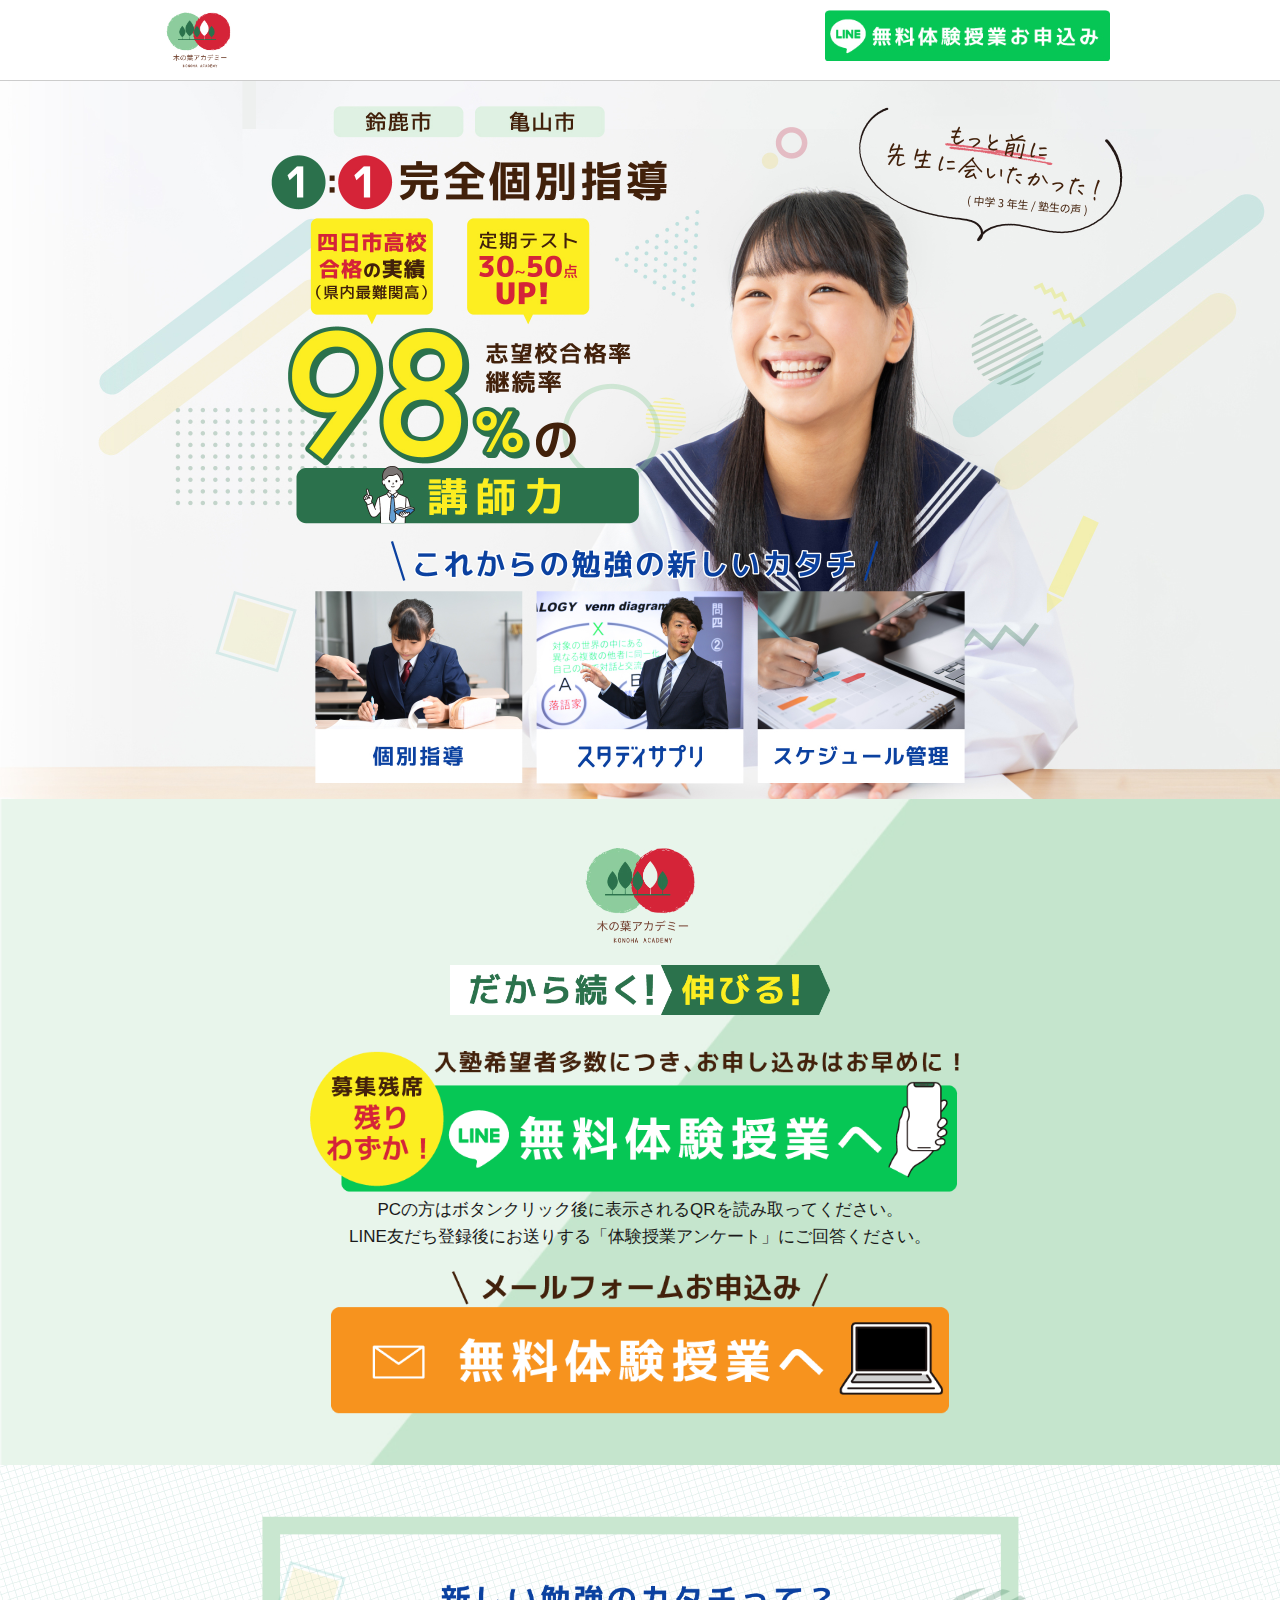
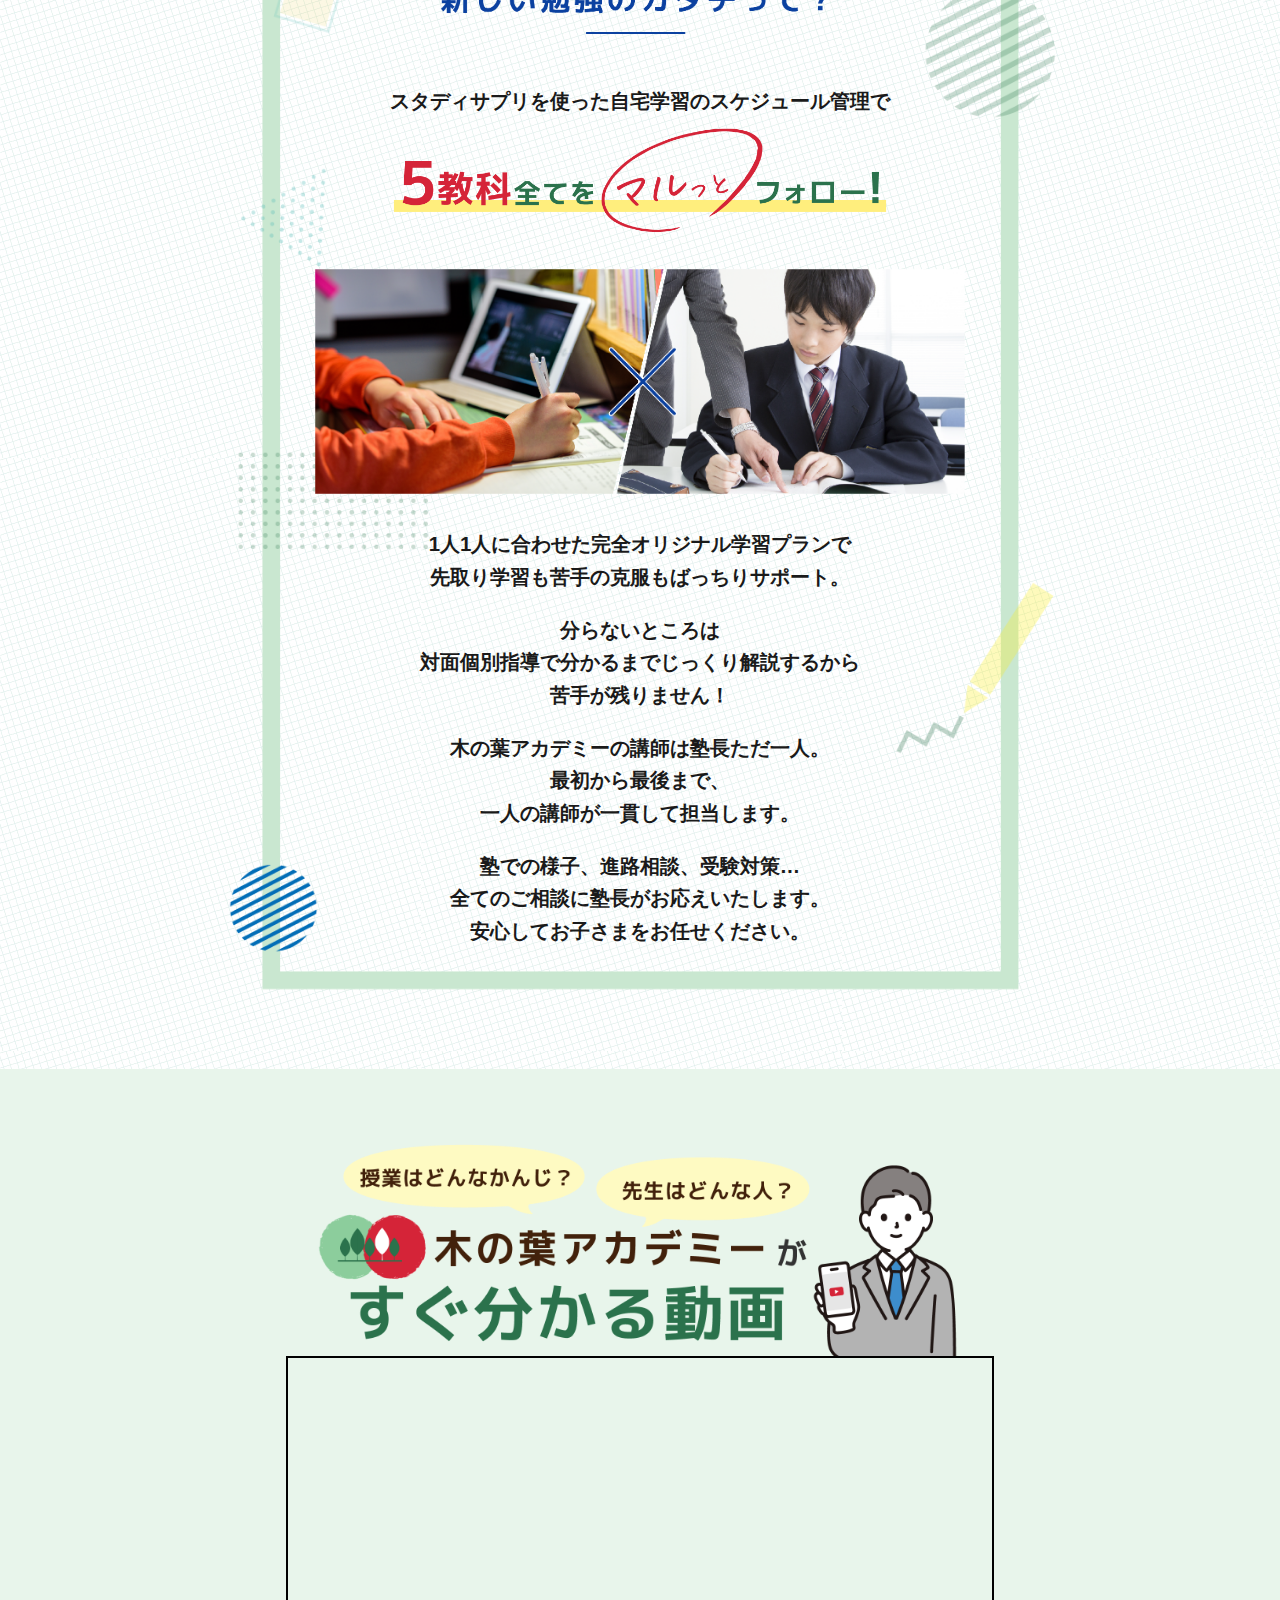
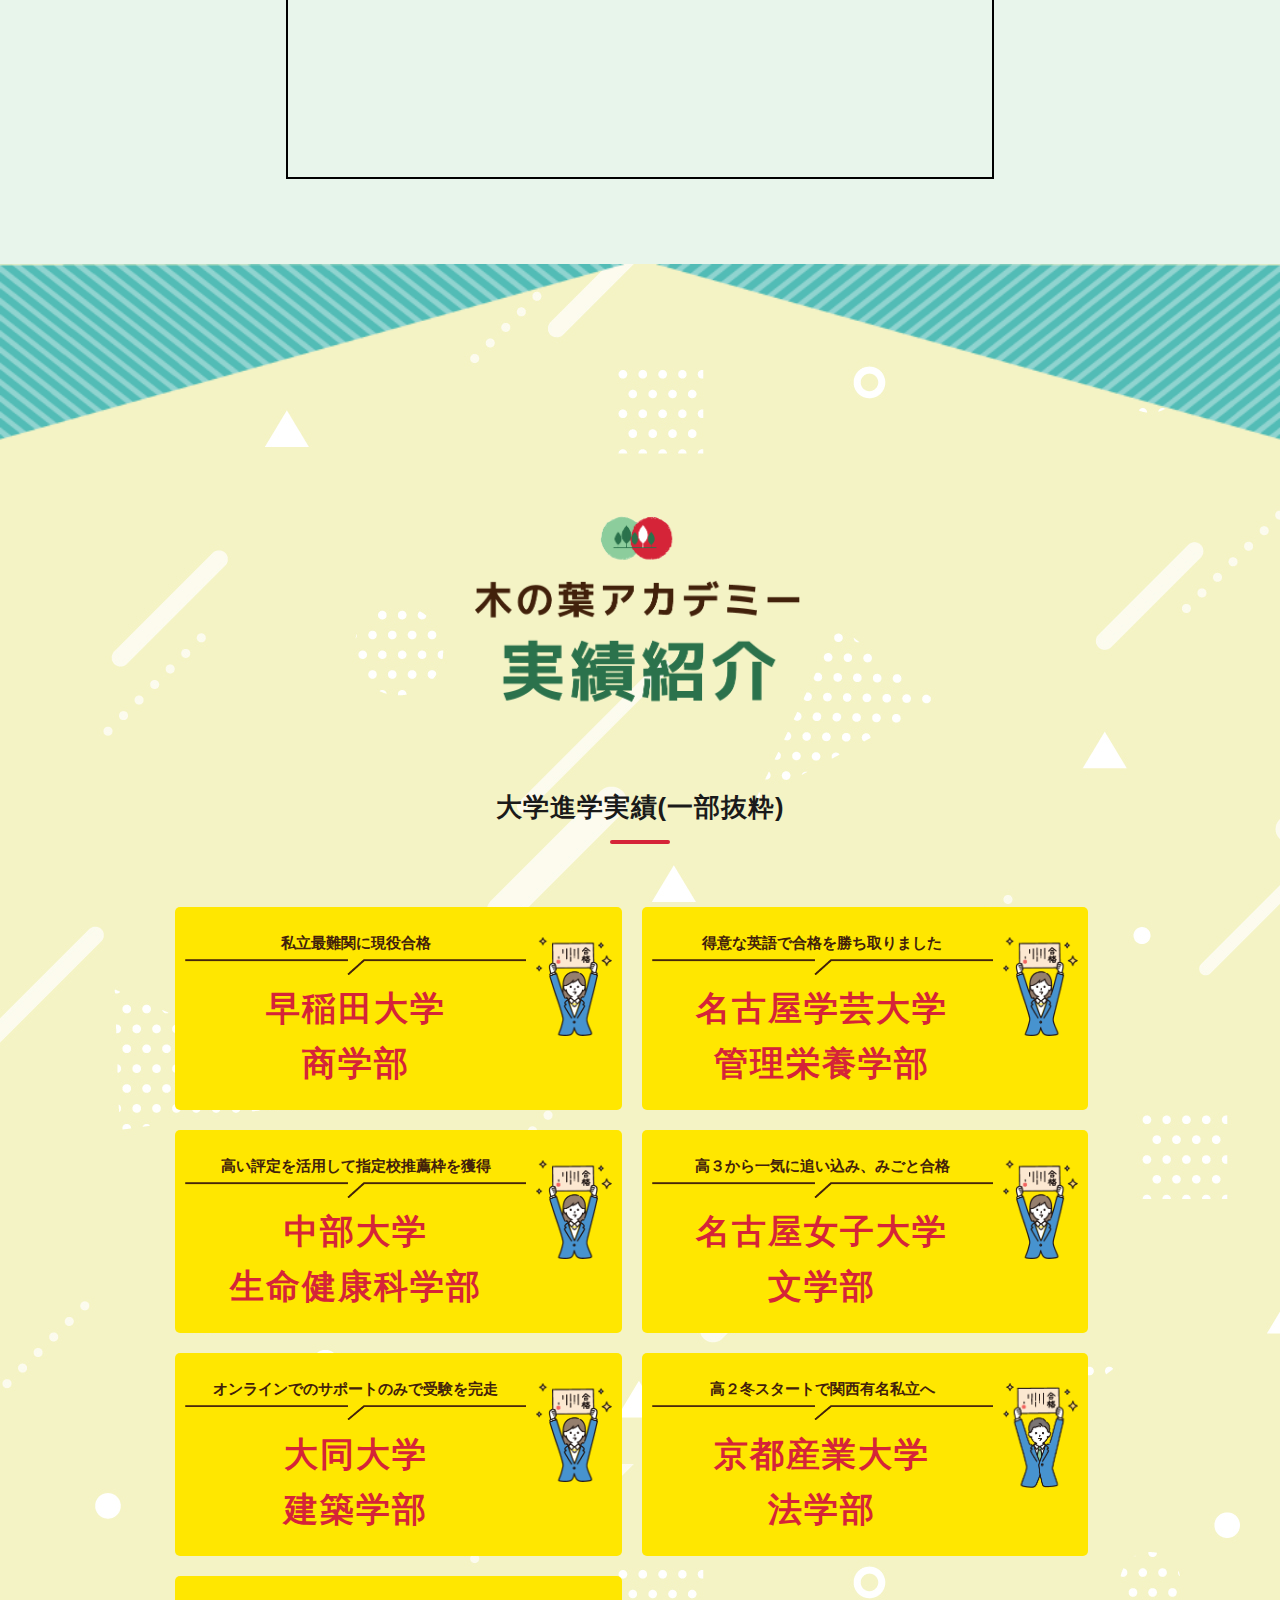
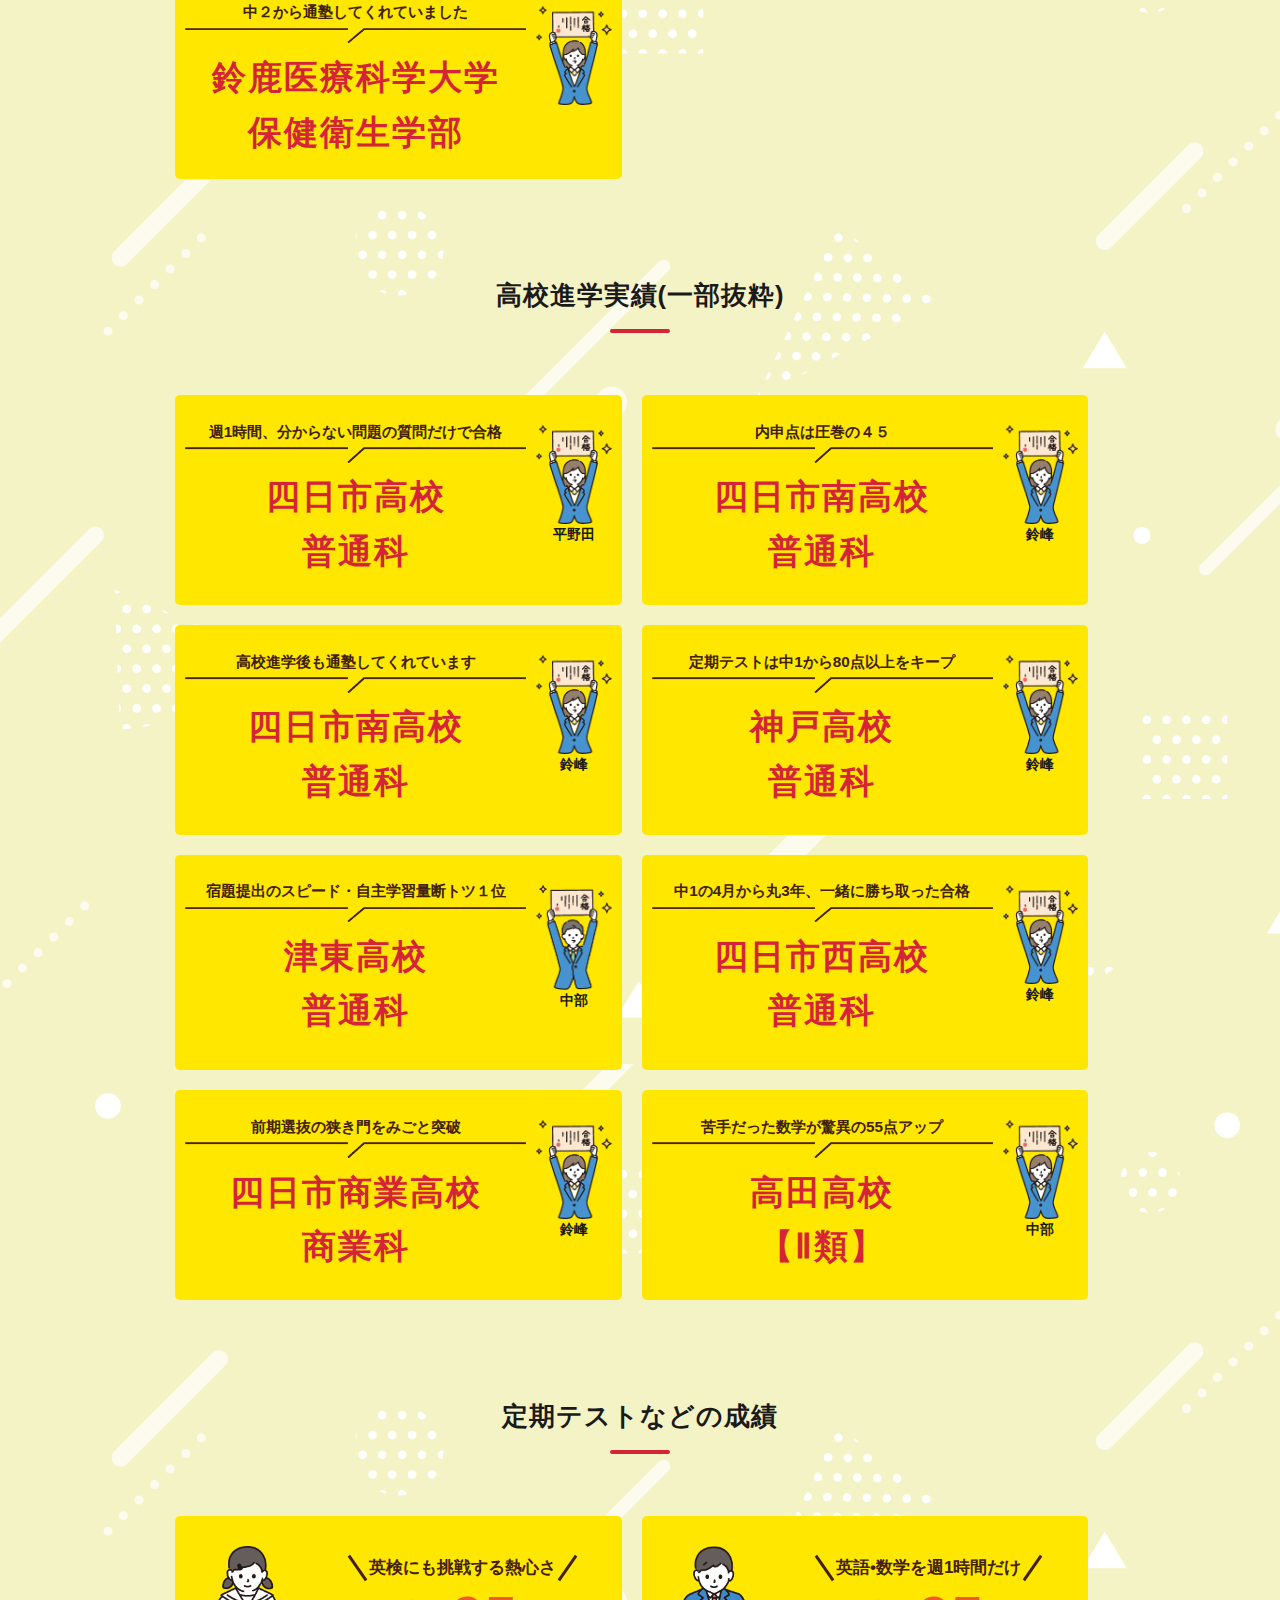
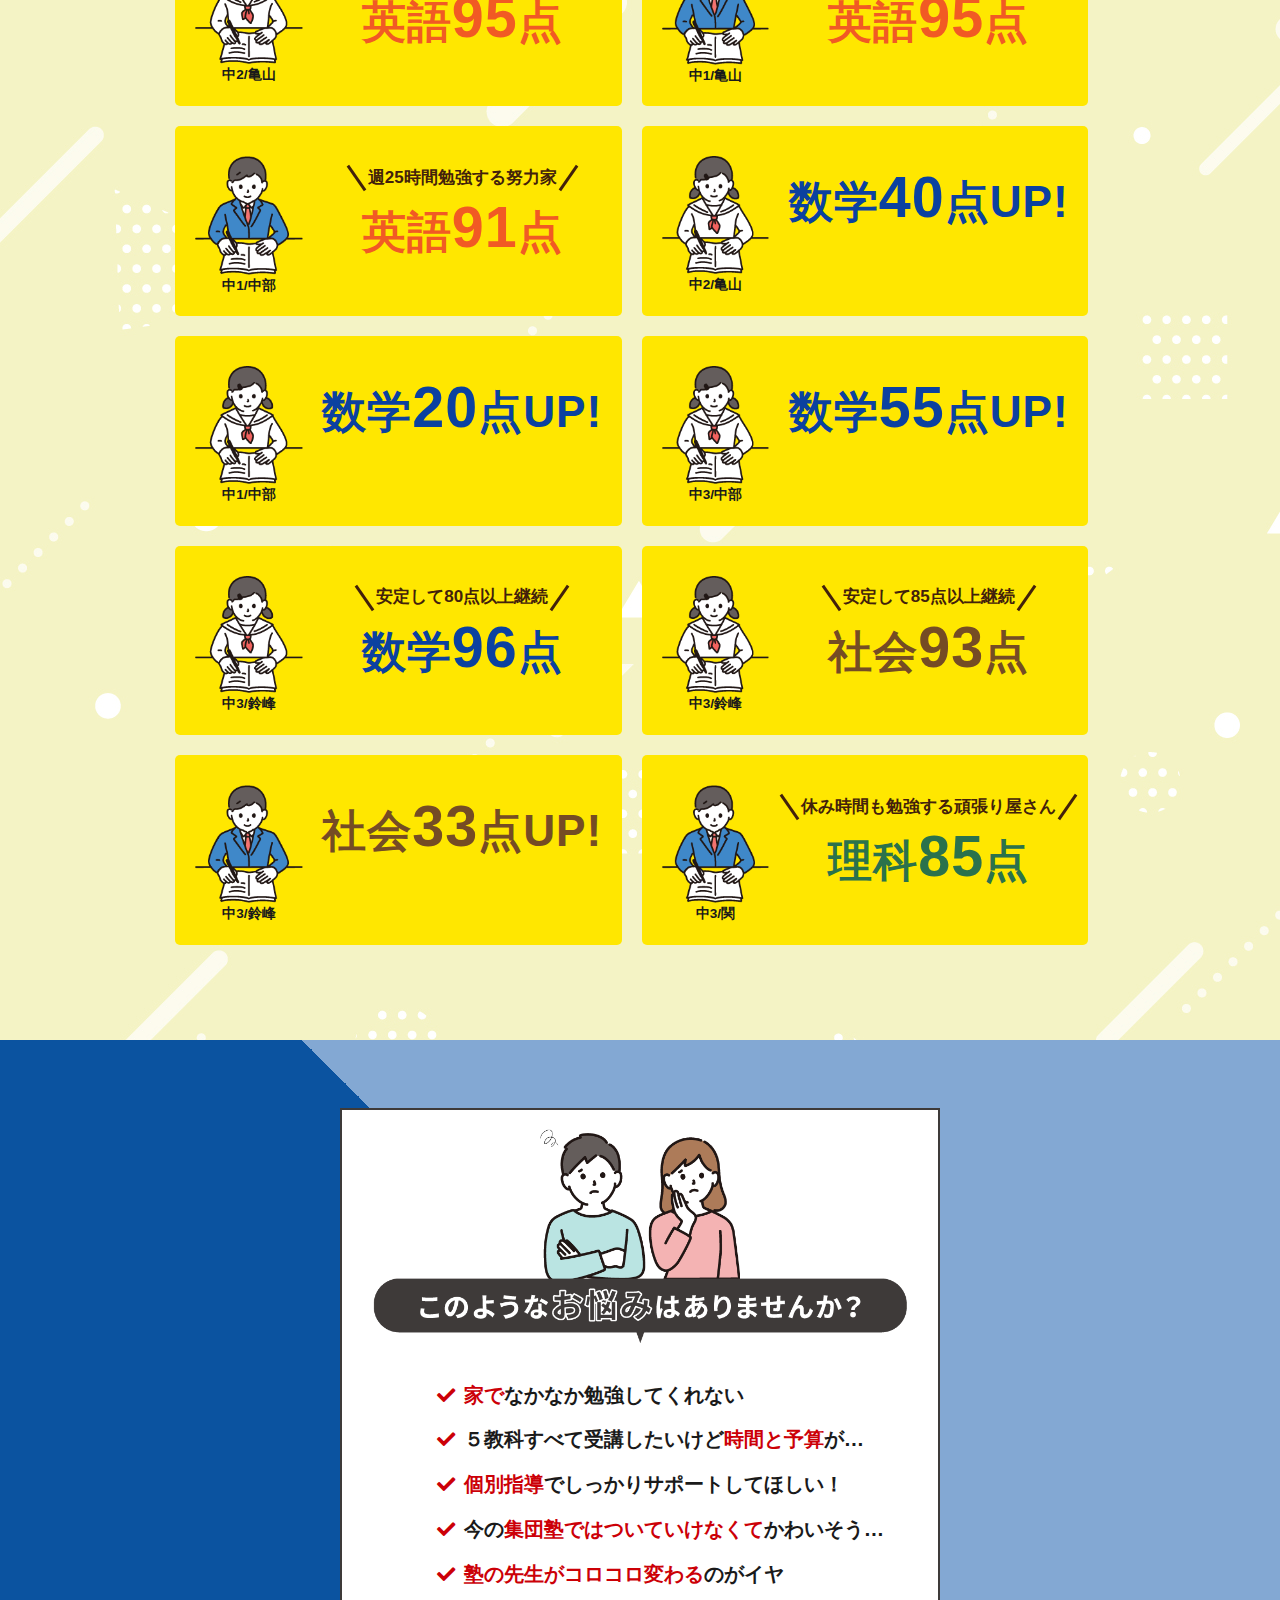
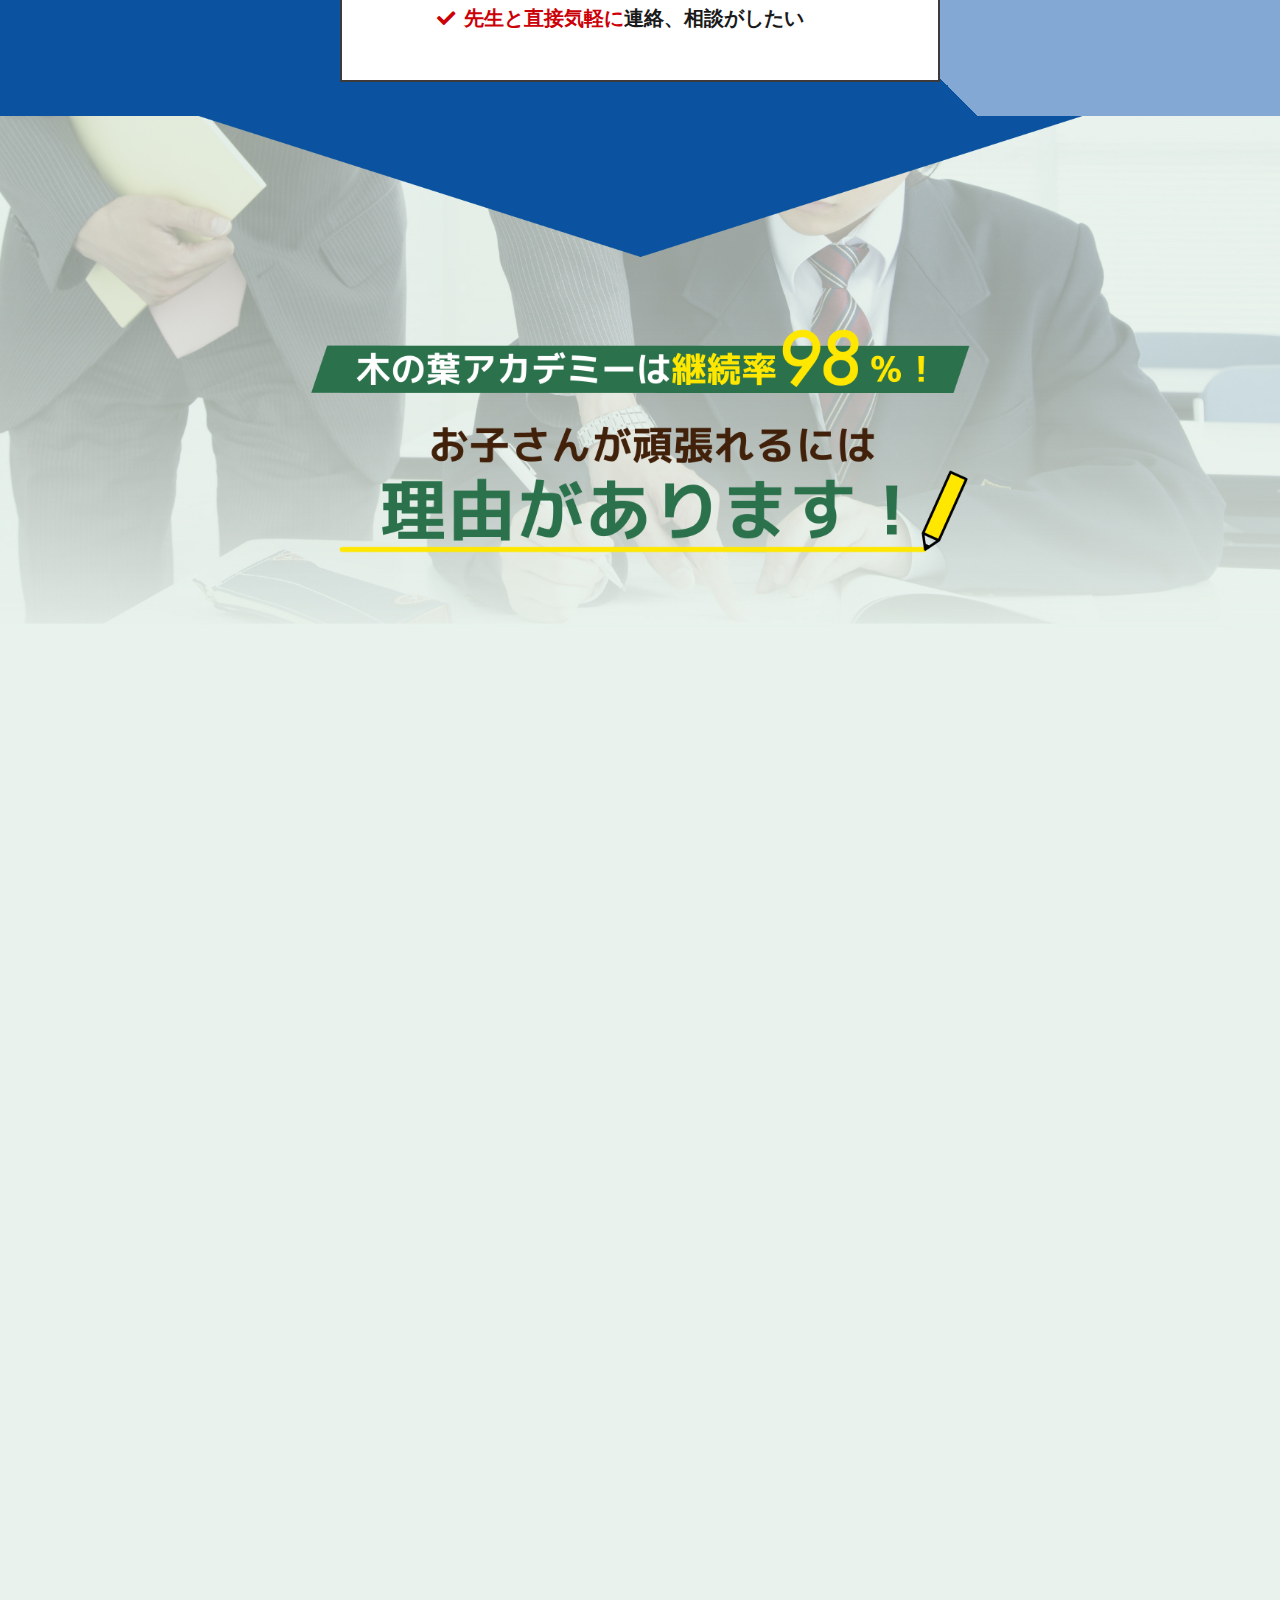
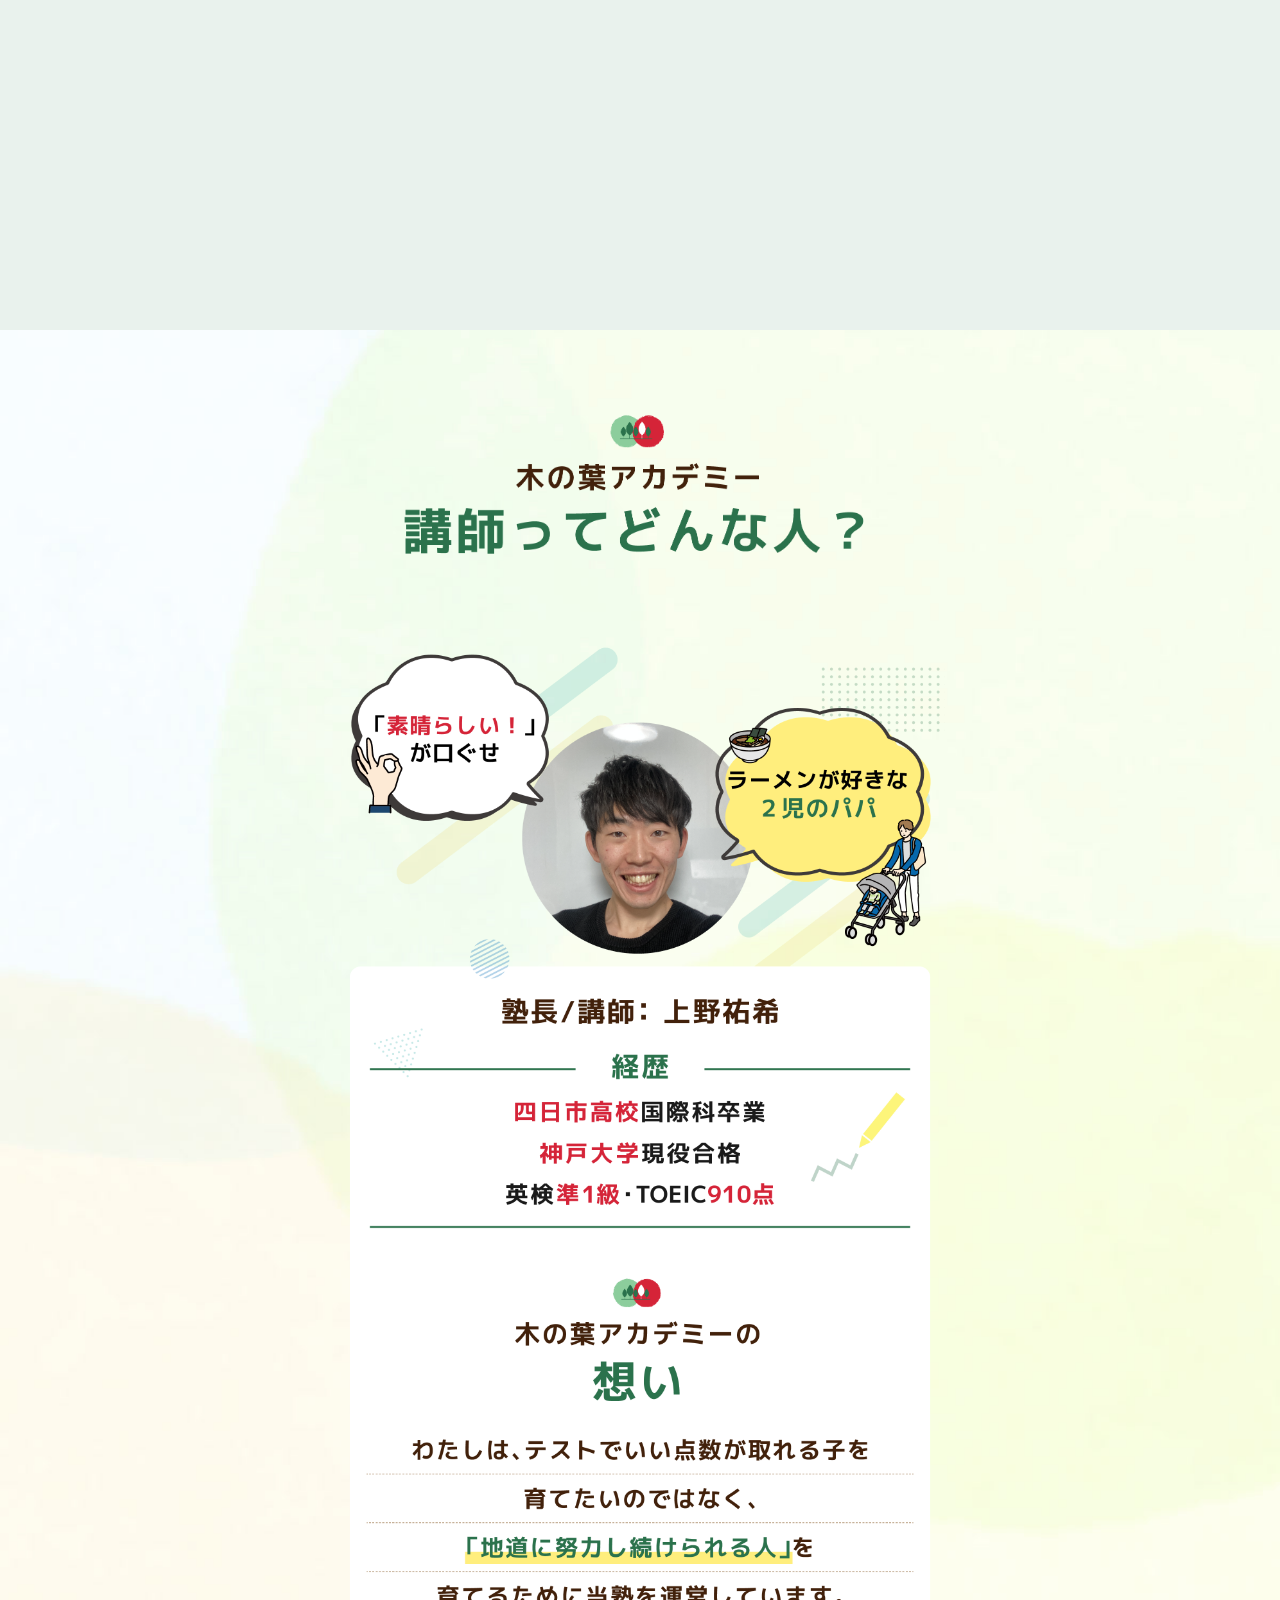
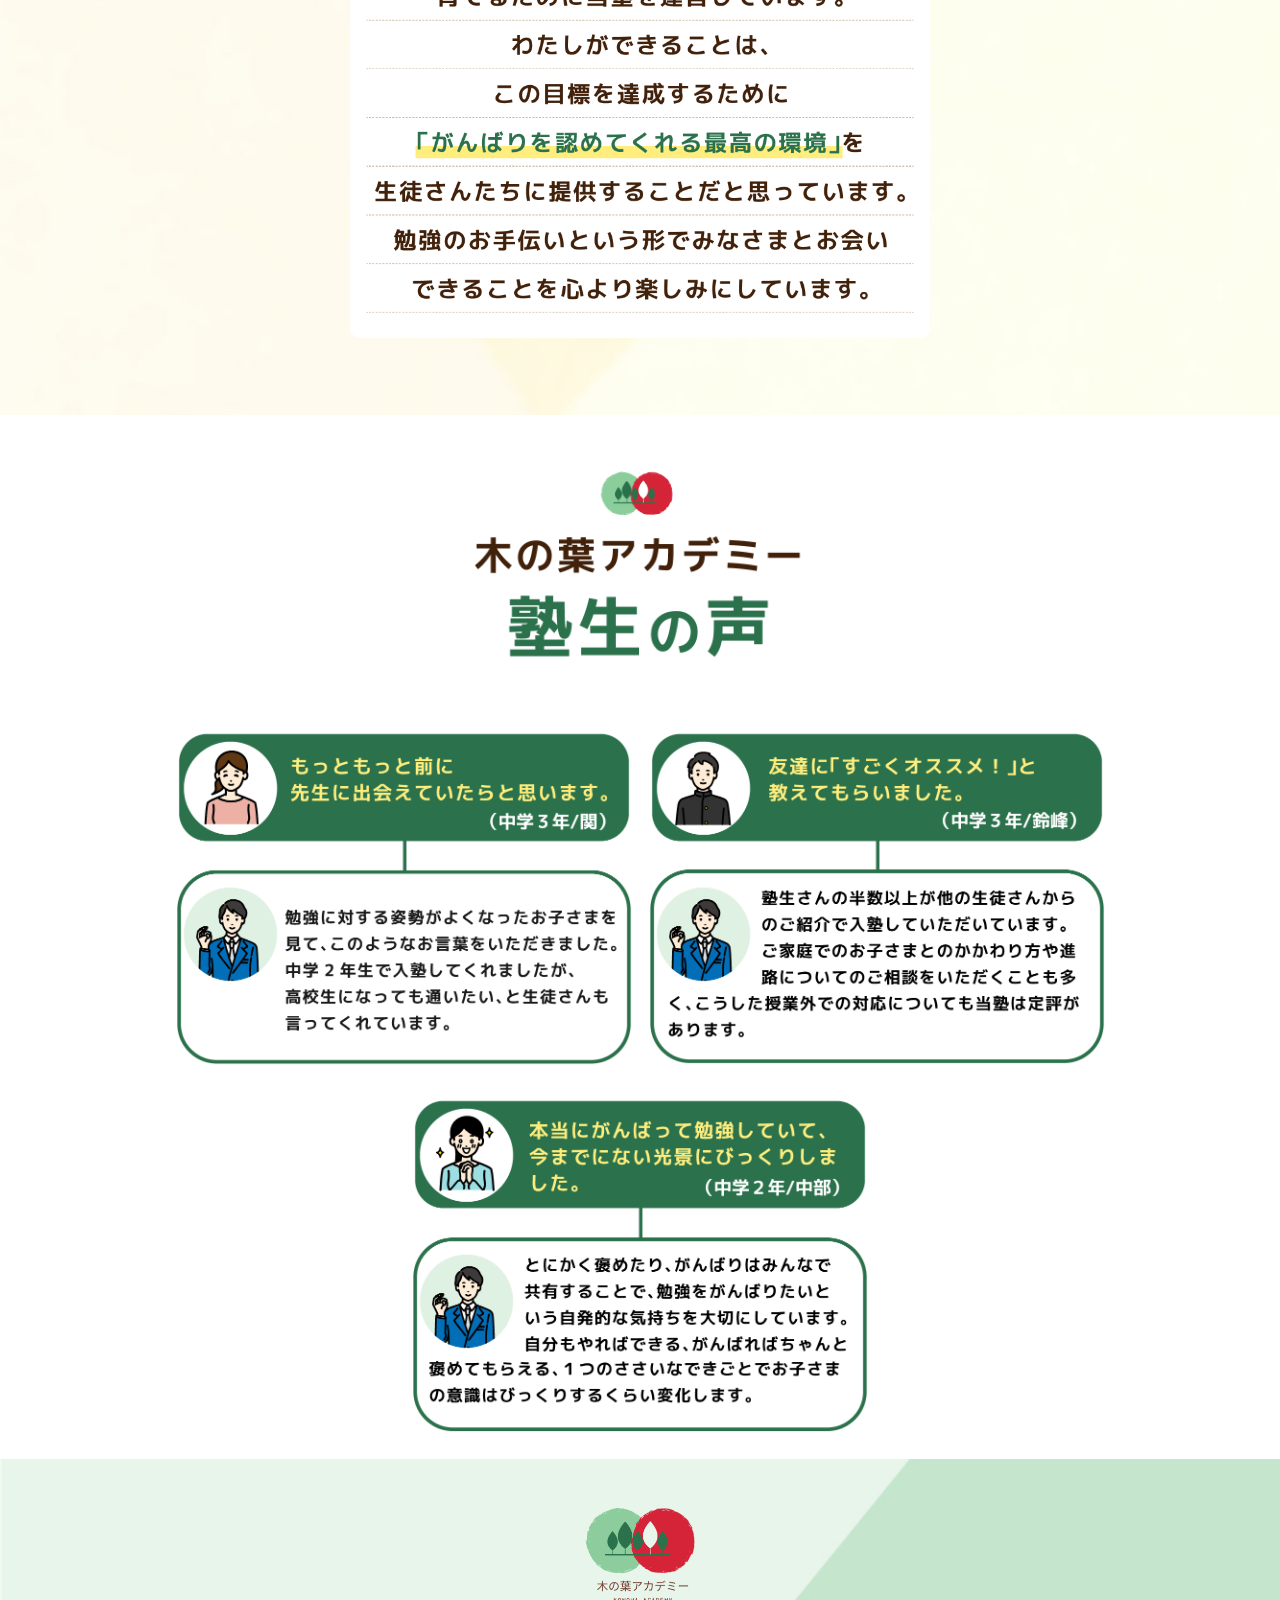
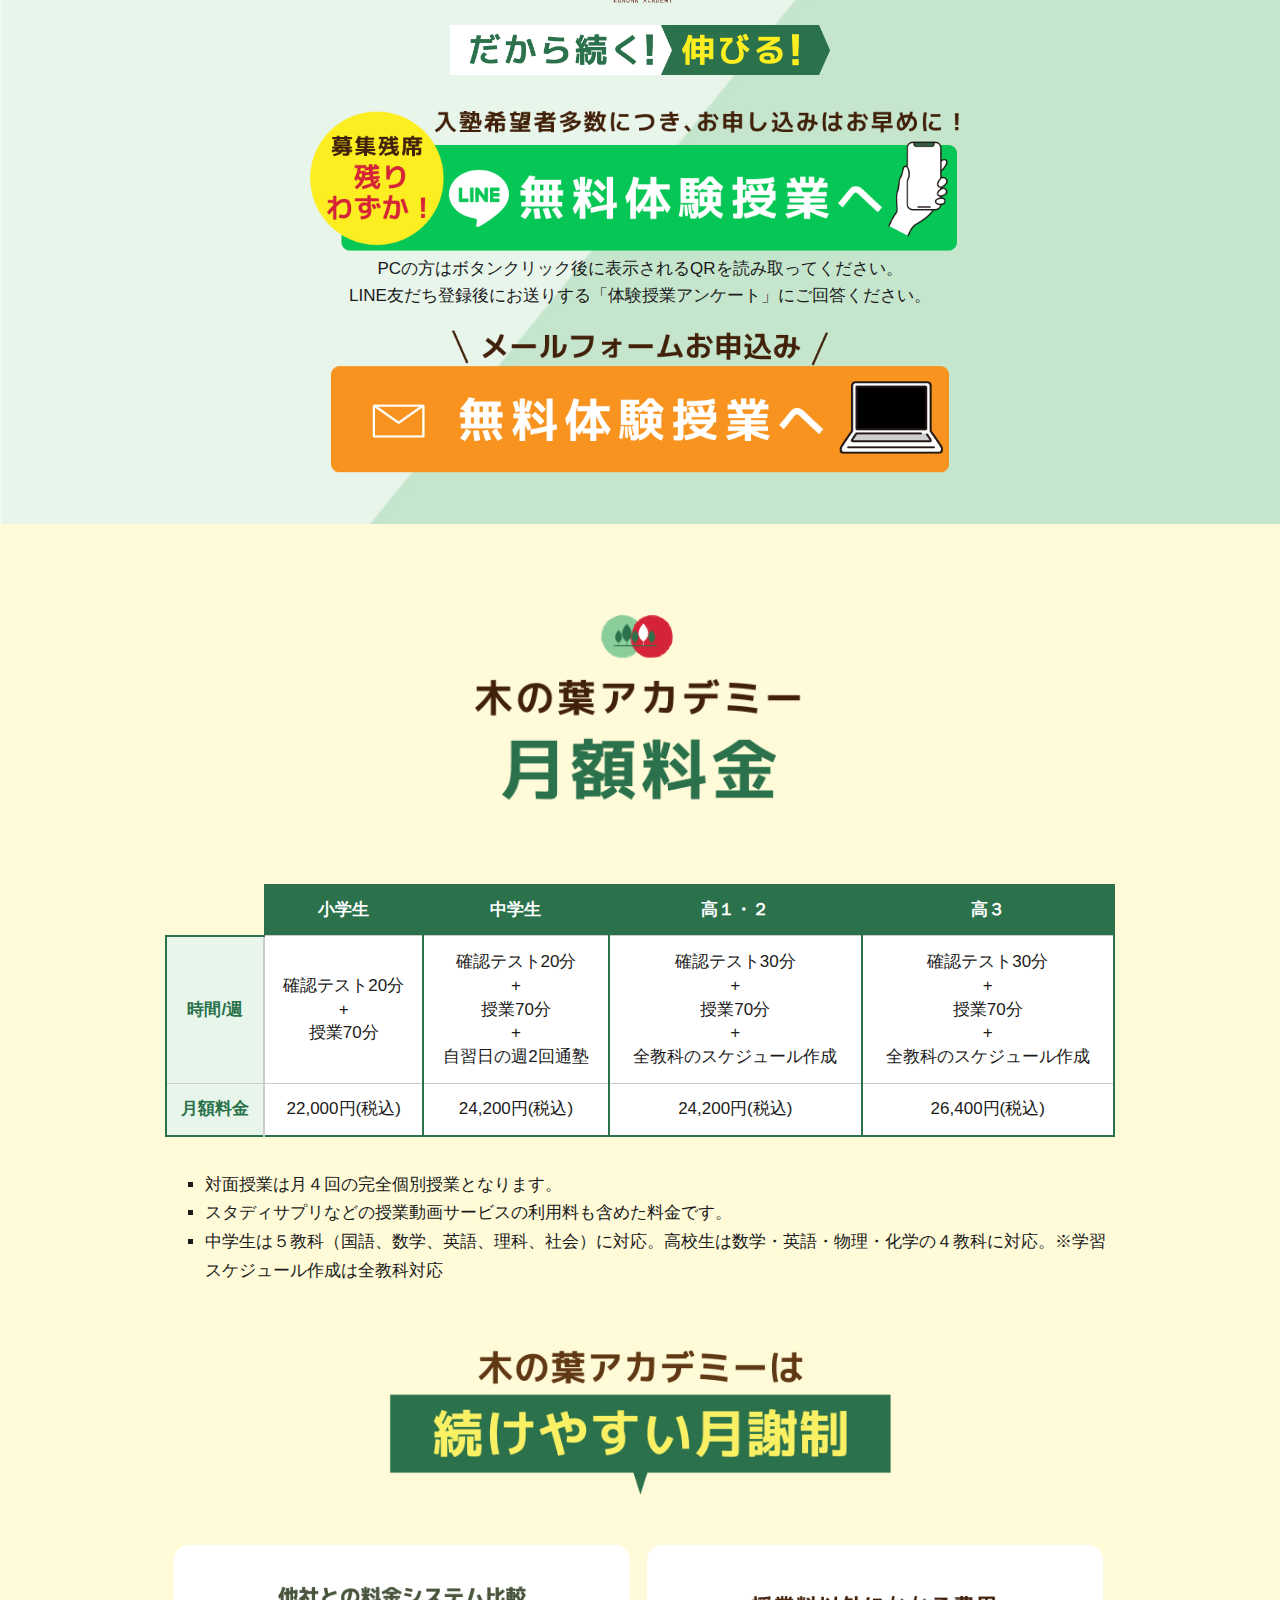
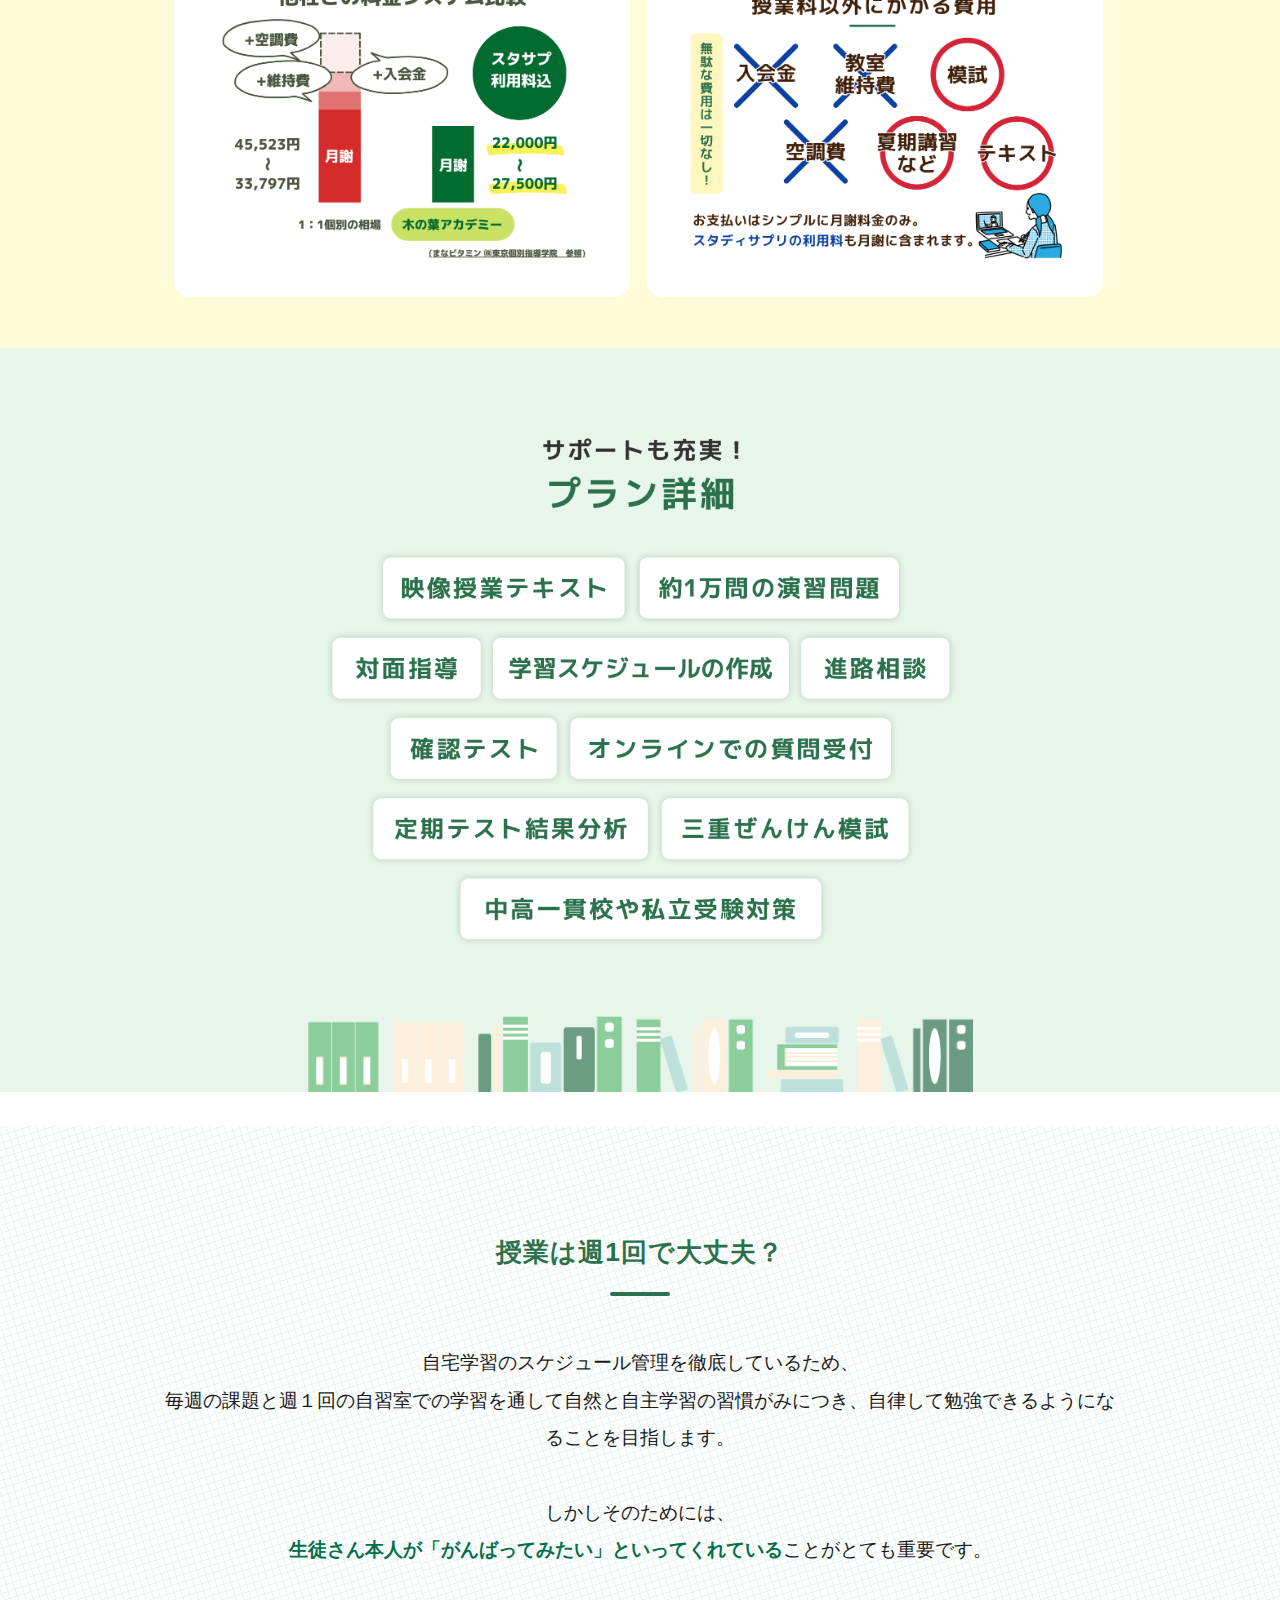
<file: index.html>
<!doctype html>
<html>
<head>
<meta charset="UTF-8">

<!--ページタイトル-->
<title>木の葉アカデミー｜鈴鹿市、亀山市の完全個別指導塾</title>
<script
      async
      src="https://www.googletagmanager.com/gtag/js?id=UA-187306985-1"
    ></script>
    <script>
      window.dataLayer = window.dataLayer || [];
      function gtag() {
        dataLayer.push(arguments);
      }
      gtag("js", new Date());

      gtag("config", "UA-187306985-1");
    </script>
    
    <!-- LINE Tag Base Code -->
    <!-- Do Not Modify -->
    <script>
      (function(g,d,o){
        g._ltq=g._ltq||[];g._lt=g._lt||function(){g._ltq.push(arguments)};
        var h=location.protocol==='https:'?'https://d.line-scdn.net':'http://d.line-cdn.net';
        var s=d.createElement('script');s.async=1;
        s.src=o||h+'/n/line_tag/public/release/v1/lt.js';
        var t=d.getElementsByTagName('script')[0];t.parentNode.insertBefore(s,t);
          })(window, document);
      _lt('init', {
        customerType: 'lap',
        tagId: '8e3113a4-3b57-45bc-a3d1-ed030eefb344'
      });
      _lt('send', 'pv', ['8e3113a4-3b57-45bc-a3d1-ed030eefb344']);
    </script>
    <noscript>
      <img height="1" width="1" style="display:none"
        src="https://tr.line.me/tag.gif?c_t=lap&t_id=8e3113a4-3b57-45bc-a3d1-ed030eefb344&e=pv&noscript=1" />
    </noscript>
      <!-- End LINE Tag Base Code -->


<!--スマホ用のviewport設定-->
<meta name="viewport" content="width=device-width, initial-scale=1">

<!--ファビコンの設定-->
<link href="images/favicon.ico" rel="shortcut icon" >

<!--リセットCSSの読み込み-->
<link href="css/sanitize.css" rel="stylesheet">

<!--スタイルの読み込み（PC用）-->
<link href="css/style.css" rel="stylesheet">

<!--スタイルの読み込み（スマホ用）-->
<link href="css/rwd.css" rel="stylesheet">

<!--ヘルパークラスの読み込み-->
<link href="css/advanced.css" rel="stylesheet">

<!--jQueryのコードを設置-->
<script src="https://ajax.googleapis.com/ajax/libs/jquery/3.4.1/jquery.min.js"></script>

<!--FontAwesomeの読み込み-->
<link href="https://use.fontawesome.com/releases/v5.6.1/css/all.css" rel="stylesheet">

</head>

<body>

<!------------------上部固定ヘッダーはここから---------------------->
<header class="header"> 
  
  <!--ヘッダーの内側部分ここから-->
  <div class="header_inr"> 
    
    <!--ロゴマーク-->
    <div class="header_logo"><a href="#top"><img src="images/logo.jpg" alt=""/></a></div>

    
    <!--フォームボタン-->
    <div class="header_line"><a href="https://lin.ee/uwX00L5"><img src="images/btn_head.jpg" class="btn" alt="" width="100%"/> </a></div>
    

    
  </div>
  <!--ヘッダーの内側部分ここまで--> 
</header>
<!------------------上部固定ヘッダーはここまで---------------------->
	
<!------------------記事（ボディ）部分ここから---------------------->
<main class="main"> 
  
  <!--ファーストビューここから-->
  
 <div id="top" class="top_image">
           <div class="pc_img">
               <div class="top_image_in"><img src="images/top_image_front.jpg" alt="" /></div></div>
         
                   <div class="sp_img">
            <div class="top_image_in"><img src="images/top_image_front_sp.jpg" alt="" /></div>
        </div>
        
         </div>
        
  <!--ファーストビューここまで-->
  
  <article class="article">
 <!--CTAここから-->
  <div class="area_cta">  
<div class="section_inr">
     <div class="cta_logo">
         <img src="images/logo_cta.jpg"  width="100%" alt=""/></div>
       <div class="tit_cta">
           <img src="images/tit_cta.png"  width="100%" alt=""/></div>
          
<div class="btn_cta_line">
    <a href="https://lin.ee/uwX00L5"><img src="images/btn_cta_line.png"  width="100%" class="btn" alt=""/></a></div>
    <p class="pc_img al-c">PCの方はボタンクリック後に表示されるQRを読み取ってください。</p>
    <p class="al-c">LINE友だち登録後にお送りする<br class="sp_br">「体験授業アンケート」にご回答ください。</p>
           <div class="btn_cta_form">
               <a href="https://ssl.form-mailer.jp/fms/5d96081e726002"><img src="images/btn_cta_form.png"  width="100%" class="btn" alt=""/></a></div>

   <div class="clearfix"></div> 
    
     
     
      </div>
      </div>
  <!--CTAここまで-->
	  
    <section class="section_01"> 

       <div class="section_inr">
       <div class="waku_new">    
<div class="tit_new">
    <img src="images/tit_new.png" width="100%" alt="" /></div>
           <p class="al-c">スタディサプリを使った<br class="sp_br">自宅学習のスケジュール管理で</p>
           <div class="txt_marutto">
    <img src="images/txt_marutto.png" width="100%" alt="" /></div>
           
	<div class="img_new">
    <img src="images/img_new.png" width="100%" alt="" /></div>
           <p class="al-c p20-b">1人1人に合わせた<br class="sp_br">完全オリジナル学習プランで<br>先取り学習も苦手の克服も<br class="sp_br">ばっちりサポート。</p>
<p class="al-c p20-b">分らないところは<br>対面個別指導で分かるまで<br class="sp_br">じっくり解説するから<br>苦手が残りません！</p>
<p class="al-c p20-b">木の葉アカデミーの講師は塾長ただ一人。<br>
          最初から最後まで、<br>一人の講師が一貫して担当します。</p>
          <p class="al-c p20-b">
          塾での様子、進路相談、受験対策…<br>
          全てのご相談に塾長がお応えいたします。<br>
          安心してお子さまをお任せください。</p>
           </div>
        </div>	
    </section>  
        
    <section class="section_02">
     	
      <div class="section_inr">
      
      
     <div class="movie">
     <img src="images/tit_movie.png" width="100%" alt="" /> 
<div class="iframe-wrap">
          <iframe src="https://www.youtube.com/embed/yLzV2P9WQoo" title="YouTube video player" frameborder="0" allow="accelerometer; autoplay; clipboard-write; encrypted-media; gyroscope; picture-in-picture" allowfullscreen></iframe>
        </div>        
          </div>
      
      
        </div>
      </section>
      

    <section class="section_03">
      <img src="images/top_section03.png" width="100%" alt="" />
      <div class="section_inr">
<div class="tit_all">
    <img src="images/tit_jisseki.png" width="100%" alt="" /></div>
       
    <h3><span>大学進学実績(一部抜粋)</span></h3>
       
    <div class="container_jisseki">
<!--生徒実績1ここから-->
                <div class="box_jisseki">
                <div class="img_goukaku">
                <img src="images/goukaku_girl.png" width="100%" alt="" />
                   
                </div>
                <div class="goukaku_txt">
                    <p class="goukaku_com">
                        私立最難関に現役合格
                    </p>
                    <img src="images/goukaku_comment.png" width="100%" alt="" />
                    </div>
                      <p class="goukaku_scl">
                        早稲田大学<br>商学部
                    </p>
                       <div class="clearfix"></div> 
            </div>
<!--生徒実績1ここまで-->
<!--生徒実績2ここから-->
                <div class="box_jisseki">
                <div class="img_goukaku">
                <img src="images/goukaku_girl.png" width="100%" alt="" />
                   
                </div>
                <div class="goukaku_txt">
                    <p class="goukaku_com">
                        得意な英語で合格を勝ち取りました
                    </p>
                    <img src="images/goukaku_comment.png" width="100%" alt="" />
                    </div>
                      <p class="goukaku_scl">
                        名古屋学芸大学<br>管理栄養学部
                    </p>
                       <div class="clearfix"></div> 
            </div>
<!--生徒実績2ここまで-->
<!--生徒実績3ここから-->
<div class="box_jisseki">
  <div class="img_goukaku">
  <img src="images/goukaku_girl.png" width="100%" alt="" />
      
  </div>
  <div class="goukaku_txt">
      <p class="goukaku_com">
          高い評定を活用して指定校推薦枠を獲得
      </p>
      <img src="images/goukaku_comment.png" width="100%" alt="" />
      </div>
        <p class="goukaku_scl">
          中部大学<br>生命健康科学部
      </p>
         <div class="clearfix"></div> 
</div>
<!--生徒実績3ここまで-->
<!--生徒実績4ここから-->
                <div class="box_jisseki">
                <div class="img_goukaku">
                <img src="images/goukaku_girl.png" width="100%" alt="" />
                    
                </div>
                <div class="goukaku_txt">
                    <p class="goukaku_com">
                        高３から一気に追い込み、みごと合格
                    </p>
                    <img src="images/goukaku_comment.png" width="100%" alt="" />
                    </div>
                      <p class="goukaku_scl">
                        名古屋女子大学<br>文学部
                    </p>
                       <div class="clearfix"></div> 
            </div>
<!--生徒実績4ここまで-->

<!--生徒実績5ここから-->
<div class="box_jisseki">
  <div class="img_goukaku">
  <img src="images/goukaku_girl.png" width="100%" alt="" />
      
  </div>
  <div class="goukaku_txt">
      <p class="goukaku_com">
          オンラインでのサポートのみで受験を完走
      </p>
      <img src="images/goukaku_comment.png" width="100%" alt="" />
      </div>
        <p class="goukaku_scl">
          大同大学<br>建築学部
      </p>
         <div class="clearfix"></div> 
</div>
<!--生徒実績5ここまで-->
<!--生徒実績6ここから-->
<div class="box_jisseki">
  <div class="img_goukaku">
  <img src="images/goukaku_boy.png" width="100%" alt="" />
      
  </div>
  <div class="goukaku_txt">
      <p class="goukaku_com">
          高２冬スタートで関西有名私立へ
      </p>
      <img src="images/goukaku_comment.png" width="100%" alt="" />
      </div>
        <p class="goukaku_scl">
          京都産業大学<br>法学部
      </p>
         <div class="clearfix"></div> 
</div>       
<!--生徒実績6ここまで-->
<!--生徒実績7ここから-->
<div class="box_jisseki">
  <div class="img_goukaku">
  <img src="images/goukaku_girl.png" width="100%" alt="" />
      
  </div>
  <div class="goukaku_txt">
      <p class="goukaku_com">
          中２から通塾してくれていました
      </p>
      <img src="images/goukaku_comment.png" width="100%" alt="" />
      </div>
        <p class="goukaku_scl">
          鈴鹿医療科学大学<br>保健衛生学部
      </p>
         <div class="clearfix"></div> 
</div>     
<!--生徒実績7ここまで-->


</div>


          <h3><span>高校進学実績(一部抜粋)</span></h3>
       
        <div class="container_jisseki">
  <!--生徒実績1ここから-->
                    <div class="box_jisseki">
                    <div class="img_goukaku">
                    <img src="images/goukaku_girl.png" width="100%" alt="" />
                        <p class="small b al-c">平野田</p>
                    </div>
                    <div class="goukaku_txt">
                        <p class="goukaku_com">
                            週1時間、分からない問題の質問だけで合格
                        </p>
                        <img src="images/goukaku_comment.png" width="100%" alt="" />
                        </div>
                          <p class="goukaku_scl">
                          四日市高校<br>普通科
                        </p>
                           <div class="clearfix"></div> 
                </div>
  <!--生徒実績1ここまで-->
    <!--生徒実績5ここから-->
    <div class="box_jisseki">
      <div class="img_goukaku">
      <img src="images/goukaku_girl.png" width="100%" alt="" />
          <p class="small b al-c">鈴峰</p>
      </div>
      <div class="goukaku_txt">
          <p class="goukaku_com">
              内申点は圧巻の４５
          </p>
          <img src="images/goukaku_comment.png" width="100%" alt="" />
          </div>
            <p class="goukaku_scl">
              四日市南高校<br>普通科
          </p>
             <div class="clearfix"></div> 
  </div>
<!--生徒実績5ここまで-->
  <!--生徒実績2ここから-->
                    <div class="box_jisseki">
                    <div class="img_goukaku">
                    <img src="images/goukaku_girl.png" width="100%" alt="" />
                        <p class="small b al-c">鈴峰</p>
                    </div>
                    <div class="goukaku_txt">
                        <p class="goukaku_com">
                            高校進学後も通塾してくれています
                        </p>
                        <img src="images/goukaku_comment.png" width="100%" alt="" />
                        </div>
                          <p class="goukaku_scl">
                           四日市南高校<br>普通科
                        </p>
                           <div class="clearfix"></div> 
                </div>
  <!--生徒実績2ここまで-->
  <!--生徒実績3ここから-->
                    <div class="box_jisseki">
                    <div class="img_goukaku">
                    <img src="images/goukaku_girl.png" width="100%" alt="" />
                        <p class="small b al-c">鈴峰</p>
                    </div>
                    <div class="goukaku_txt">
                        <p class="goukaku_com">
                            定期テストは中1から80点以上をキープ
                        </p>
                        <img src="images/goukaku_comment.png" width="100%" alt="" />
                        </div>
                          <p class="goukaku_scl">
                            神戸高校<br>普通科
                            
                        </p>
                           <div class="clearfix"></div> 
                </div>
  <!--生徒実績3ここまで-->
    <!--生徒実績6ここから-->
    <div class="box_jisseki">
      <div class="img_goukaku">
      <img src="images/goukaku_boy.png" width="100%" alt="" />
          <p class="small b al-c">中部</p>
      </div>
      <div class="goukaku_txt">
          <p class="goukaku_com">
              宿題提出のスピード・自主学習量断トツ１位
          </p>
          <img src="images/goukaku_comment.png" width="100%" alt="" />
          </div>
            <p class="goukaku_scl">
             津東高校<br>普通科
          </p>
             <div class="clearfix"></div> 
  </div>
<!--生徒実績6ここまで-->
<!--生徒実績7ここから-->
      <div class="box_jisseki">
      <div class="img_goukaku">
      <img src="images/goukaku_girl.png" width="100%" alt="" />
          <p class="small b al-c">鈴峰</p>
      </div>
      <div class="goukaku_txt">
          <p class="goukaku_com">
              中1の4月から丸3年、一緒に勝ち取った合格
          </p>
          <img src="images/goukaku_comment.png" width="100%" alt="" />
          </div>
            <p class="goukaku_scl">
              四日市西高校<br>普通科
            </p>
          <div class="clearfix"></div> 
  </div>
<!--生徒実績7ここまで-->
<!--生徒実績8ここから-->
<div class="box_jisseki">
<div class="img_goukaku">
<img src="images/goukaku_girl.png" width="100%" alt="" />
<p class="small b al-c">鈴峰</p>
</div>
<div class="goukaku_txt">
<p class="goukaku_com">
前期選抜の狭き門をみごと突破
</p>
<img src="images/goukaku_comment.png" width="100%" alt="" />
</div>
<p class="goukaku_scl">
四日市商業高校<br>商業科
</p>
<div class="clearfix"></div> 
</div>
<!--生徒実績8ここまで-->

  <!--生徒実績4ここから-->
                    <div class="box_jisseki">
                    <div class="img_goukaku">
                    <img src="images/goukaku_girl.png" width="100%" alt="" />
                        <p class="small b al-c">中部</p>
                    </div>
                    <div class="goukaku_txt">
                        <p class="goukaku_com">
                            苦手だった数学が驚異の55点アップ
                        </p>
                        <img src="images/goukaku_comment.png" width="100%" alt="" />
                        </div>
                          <p class="goukaku_scl">
                           高田高校<br>【Ⅱ類】
                        </p>
                           <div class="clearfix"></div> 
                </div>
  <!--生徒実績4ここまで-->


    
</div>
      
          <h3><span>定期テストなどの成績</span></h3>
        <div class="container_jisseki">
  <!--生徒成績1ここから-->
                    <div class="box_jisseki">
                    <div class="img_test">
                    <img src="images/seiseki_girl.png" width="100%" alt="" />
                        <p class="small b al-c">中2/亀山</p>
                    </div>
                    <div class="test_txt">
                        <h4>英検にも挑戦する熱心さ</h4>
                        </div>
                          <p class="test_kekka eng">
                              英語<span class="big2">95</span>点
                        </p>
                           <div class="clearfix"></div> 
                </div>
  <!--生徒成績1ここまで-->
  <!--生徒成績2ここから-->
                    <div class="box_jisseki">
                    <div class="img_test">
                    <img src="images/seiseki_boy.png" width="100%" alt="" />
                        <p class="small b al-c">中1/亀山</p>
                    </div>
                    <div class="test_txt">
                        <h4>英語•数学を週1時間だけ</h4>
                       
                          <p class="test_kekka eng">
                              英語<span class="big2">95</span>点
                        </p> </div>
                           <div class="clearfix"></div> 
                </div>
  <!--生徒成績2ここまで-->
  <!--生徒成績3ここから-->
                    <div class="box_jisseki">
                    <div class="img_test">
                    <img src="images/seiseki_boy.png" width="100%" alt="" />
                        <p class="small b al-c">中1/中部</p>
                    </div>
                    <div class="test_txt">
                        <h4>週25時間勉強する努力家</h4>
                        
                          <p class="test_kekka eng">
                              英語<span class="big2">91</span>点
                        </p></div>
                           <div class="clearfix"></div> 
                </div>
  <!--生徒成績3ここまで-->
  <!--生徒成績4ここから-->
                    <div class="box_jisseki">
                    <div class="img_test">
                    <img src="images/seiseki_girl.png" width="100%" alt="" />
                        <p class="small b al-c">中2/亀山</p>
                    </div>
                    <div class="test_txt">
                          <p class="test_kekka math">
                              数学<span class="big2">40</span>点<br class="sp_br">UP!
                        </p>
                           <div class="clearfix"></div> 
                        </div></div>
  <!--生徒成績4ここまで-->
  <!--生徒成績5ここから-->
                    <div class="box_jisseki">
                    <div class="img_test">
                    <img src="images/seiseki_girl.png" width="100%" alt="" />
                        <p class="small b al-c">中1/中部</p>
                    </div>
                    <div class="test_txt">
                          <p class="test_kekka math">
                              数学<span class="big2">20</span>点<br class="sp_br">UP!
                        </p>
                           <div class="clearfix"></div> 
                        </div></div>
  <!--生徒成績5ここまで-->
  <!--生徒成績6ここから-->
                    <div class="box_jisseki">
                    <div class="img_test">
                    <img src="images/seiseki_girl.png" width="100%" alt="" />
                        <p class="small b al-c">中3/中部</p>
                    </div>
                    <div class="test_txt">
                          <p class="test_kekka math">
                              数学<span class="big2">55</span>点<br class="sp_br">UP!
                        </p>
                           <div class="clearfix"></div> 
                        </div></div>
  <!--生徒成績6ここまで-->
  <!--生徒成績7ここから-->
                    <div class="box_jisseki">
                    <div class="img_test">
                    <img src="images/seiseki_girl.png" width="100%" alt="" />
                        <p class="small b al-c">中3/鈴峰</p>
                    </div>
                    <div class="test_txt">
                         <h4>安定して80点以上継続</h4>
                          <p class="test_kekka math">
                              数学<span class="big2">96</span>点
                        </p>
                           <div class="clearfix"></div> 
                        </div></div>
  <!--生徒成績7ここまで-->
  <!--生徒成績8ここから-->
                    <div class="box_jisseki">
                    <div class="img_test">
                    <img src="images/seiseki_girl.png" width="100%" alt="" />
                        <p class="small b al-c">中3/鈴峰</p>
                    </div>
                    <div class="test_txt">
                         <h4>安定して85点以上継続</h4>
                          <p class="test_kekka ss">
                              社会<span class="big2">93</span>点
                        </p>
                           <div class="clearfix"></div> 
                        </div></div>
  <!--生徒成績8ここまで-->
  <!--生徒成績9ここから-->
                    <div class="box_jisseki">
                    <div class="img_test">
                    <img src="images/seiseki_boy.png" width="100%" alt="" />
                        <p class="small b al-c">中3/鈴峰</p>
                    </div>
                    <div class="test_txt">
                          <p class="test_kekka ss">
                              社会<span class="big2">33</span>点<br class="sp_br">UP!
                        </p>
                           <div class="clearfix"></div> 
                        </div></div>
  <!--生徒成績9ここまで-->
  <!--生徒成績10ここから-->
                    <div class="box_jisseki">
                    <div class="img_test">
                    <img src="images/seiseki_boy.png" width="100%" alt="" />
                        <p class="small b al-c">中3/関</p>
                    </div>
                    <div class="test_txt">
                <h4>休み時間も勉強する頑張り屋さん</h4>

                          <p class="test_kekka sc">
                              理科<span class="big2">85</span>点
                        </p>
                           <div class="clearfix"></div> 
                        </div></div>
  <!--生徒成績10ここまで-->
      
      
      
       
          </div>
        </div>
        
      </section>
      
    <section class="section_04">
     
      <div class="section_inr">
          <div class="ul-align-center">
                    <div class="img_nayami">  
              <img src="images/img_nayami.png" width="100%" alt=""/></div>
                     <div class="tit_nayami">  
<img src="images/tit_nayami.png" width="100%" alt=""/></div>

    
       <ul class="box_nayami">
           <li><span class="red">家で</span>なかなか勉強してくれない</li>
           <li>５教科すべて受講したいけど<span class="red">時間と予算</span>が…</li>
           <li><span class="red">個別指導</span>でしっかりサポートしてほしい！</li>
           <li>今の<span class="red">集団塾ではついていけなくて</span>かわいそう…</li>
           <li><span class="red">塾の先生がコロコロ変わる</span>のがイヤ</li>
           <li><span class="red">先生と直接気軽に</span>連絡、相談がしたい</li>
           
           </ul>
              </div> 
        </div>
      </section>
    <section class="section_05">
      <div class="section_inr">
            <div class="tit_tokucyou">  
<img src="images/tit_tokucyou.png" width="100%" alt=""/></div>
     
     <div class="ctn_tokucyou">
     
     <div class="wrap js-scroll-trigger fadein">
     <div class="num_r">  
<img src="images/num01.png" width="100%" alt=""/></div>
      <div class="box_tokucyou">
     <div class="img_tokucyou">
     <img src="images/img_tokucyou01.png" width="100%" alt=""/></div>
      <div class="txt_tokucyou">
          <h6>信頼と実績の<span class="math">スタディサプリ</span>を使ったトータルサポート</h6>
          <p class="p5">プロ講師の神授業動画と1万問の演習問題が解き放題!<br>
1回5分程度の動画なので短時間で予習・復習することができます。
              <span class="b green box-yellow">5教科すべて教科書対応</span>なので授業進度に沿って予習・復習のスケジュールを組むことができます。</p>
          </div>
          <div class="clearfix"></div> 
     </div>
         </div> 
         
       <div class="wrap js-scroll-trigger fadein">
     <div class="num_l">  
<img src="images/num02.png" width="100%" alt=""/></div> 
     <div class="box_tokucyou">
     <div class="img_tokucyou02">
     <img src="images/img_tokucyou02.jpg" width="100%" alt=""/></div>
      <div class="txt_tokucyou02">
          <h6>スケジュール管理はすべて講師にお任せ</h6>
          <p class="p5">いくら質のいい動画・問題があっても、それを使いこなせないと意味がありません。<br>
              当塾ではお子さまの実力に合った内容で５教科すべての学習スケジュールをこちらで組むことで<span class="b green box-yellow">「どうやって勉強すればいいの？」というお悩みを解消</span>します。<br>
学校の宿題、部活や習いごと、ご家庭の用事などを考慮しますのでご相談してください。
</p>
          </div>
          <div class="clearfix"></div> 
     </div>
         </div>
     
<div class="wrap js-scroll-trigger fadein">
     <div class="num_r">  
<img src="images/num03.png" width="100%" alt=""/></div>
      <div class="box_tokucyou">
     <div class="img_tokucyou">
     <img src="images/img_tokucyou03.jpg" width="100%" alt=""/></div>
      <div class="txt_tokucyou">
          <h6>1人1人を丁寧に見る教育</h6>
          <p class="p5">
塾長が専属で1人1人の生徒さんを指導することで個別指導とスケジュール管理の徹底サポートを実現しています。<br>
              講師と気軽に連絡が取りあえることや、テスト結果の個別分析など、<span class="b green box-yellow">大手塾さんにはない丁寧なサポート</span>が好評をいただいています。
</p>
          </div>
          <div class="clearfix"></div> 
     </div>
         </div>      
           </div></div>
   
      </section>
      
 <section class="section_06">
      <div class="section_inr">      
      <div class="tit_about">
    <img src="images/tit_about.png" width="100%" alt="" /></div>
      <div class="img_about">
    <img src="images/img_about.png" width="100%" alt="" /></div> 
      
      </div>
      </section>
      
 <section class="section_07">
      <div class="section_inr">      
<div class="tit_all">
    <img src="images/tit_voice.png" width="100%" alt="" /></div>
     
       <div class="voice_ctn">
           <div class="voice_box">
     <img src="images/voice01.png" width="100%" alt="" />
           </div>
           <div class="voice_box">
     <img src="images/voice02.png" width="100%" alt="" />
           </div>
           <div class="voice_box">
     <img src="images/voice03.png" width="100%" alt="" />
           </div>
          </div>
     </div>
      </section>      
      
      <!--CTAここから-->
  <div class="area_cta">  
<div class="section_inr">
     <div class="cta_logo">
         <img src="images/logo_cta.jpg"  width="100%" alt=""/></div>
       <div class="tit_cta">
           <img src="images/tit_cta.png"  width="100%" alt=""/></div>
          
<div class="btn_cta_line">
    <a href="https://lin.ee/uwX00L5"><img src="images/btn_cta_line.png"  width="100%" class="btn" alt=""/></a></div>
    <p class="pc_img al-c">PCの方はボタンクリック後に表示されるQRを読み取ってください。</p>
    <p class="al-c">LINE友だち登録後にお送りする<br class="sp_br">「体験授業アンケート」にご回答ください。</p>
           <div class="btn_cta_form">
               <a href="https://ssl.form-mailer.jp/fms/5d96081e726002"><img src="images/btn_cta_form.png"  width="100%" class="btn" alt=""/></a></div>

   <div class="clearfix"></div> 
    
     
     
      </div>
      </div>
  <!--CTAここまで--> 
     
  <section class="section_08">
      <div class="section_inr"> 
<div class="tit_all">
    <img src="images/tit_price.png" width="100%" alt="" /></div>
     <div class="pc_img">
      <table>
	<tbody>
		<tr>
			<th class="bg_none"></th>
      <td colspan="1" class="tb_green">小学生</td>
			<td colspan="1" class="tb_green">中学生</td>
			<td colspan="1" class="tb_green">高１・２</td>
      <td colspan="1" class="tb_green">高３</td>
		</tr>
		<tr>
			<th>時間/週</th>
			<td>確認テスト20分<br>+<br>授業70分</td>
      <td>確認テスト20分<br>+<br>授業70分<br>+<br>自習日の週2回通塾</td>
      <td>確認テスト30分<br>+<br>授業70分<br>+<br>全教科のスケジュール作成</td>
      <td>確認テスト30分<br>+<br>授業70分<br>+<br>全教科のスケジュール作成</td>
		</tr>
		<tr>
			<th>月額料金</th>
			<td>22,000円(税込) </td>
			<td>24,200円(税込) </td>
      <td>24,200円(税込) </td>
      <td>26,400円(税込) </td>
		</tr>
	</tbody>
</table>
  </div>
    
   <div class="sp_img"> 
    <table>
      <tbody>
        <tr>
          <th class="bg_none"></th>
          <td colspan="1" class="tb_green">小学生</td>
          <td colspan="1" class="tb_green">中学生</td>
          <td colspan="1" class="tb_green">高１・２</td>
          <td colspan="1" class="tb_green">高３</td>
        </tr>
        <tr>
          <th>時間/週</th>
          <td>確認テスト20分<br>+<br>授業70分</td>
          <td>確認テスト20分<br>+<br>授業70分<br>+<br>自習日の週2回通塾</td>
          <td>確認テスト30分<br>+<br>授業70分<br>+<br>全教科のスケジュール作成</td>
          <td>確認テスト30分<br>+<br>授業70分<br>+<br>全教科のスケジュール作成</td>
        </tr>
        <tr>
          <th>月額料金</th>
          <td>22,000円(税込) </td>
          <td>24,200円(税込) </td>
          <td>24,200円(税込) </td>
          <td>26,400円(税込) </td>
        </tr>
      </tbody>
</table>     
          </div>
                         
     <ul class="price">
	<li>対面授業は月４回の完全個別授業となります。</li>
	<li>スタディサプリなどの授業動画サービスの利用料も含めた料金です。</li>
	<li>中学生は５教科（国語、数学、英語、理科、社会）に対応。高校生は数学・英語・物理・化学の４教科に対応。※学習スケジュール作成は全教科対応</li>
</ul>  
                 
<div class="tit_hikaku">
    <img src="images/tit_hikaku.png" width="100%" alt="" /></div>
                                 
                                         
     <div class="img_price">
    <img src="images/compare.png" width="100%" alt="" /></div>                                   <div class="img_price">
    <img src="images/img_price_02.jpg" width="100%" alt="" /></div>           
         <div class="clearfix"></div>                                                 
                     
      </div>
      </section>   
       <div class="img_plan">
             <div class="section_inr"> 

                 <img src="images/img_plan.png" width="100%" alt="" />
                <img src="images/last_plan.png" width="100%" alt="" /> 
                 
                 </div></div> 
                 
 <section class="section_01">
      <div class="section_inr"> 
         <div class="syu1">
          <h5>授業は週1回で大丈夫？</h5>               <p>自宅学習のスケジュール管理を<br class="sp_br">徹底しているため、<br>
毎週の課題と週１回の自習室での学習を通して<br class="sp_br">自然と自主学習の習慣がみにつき、<br class="sp_br">自律して勉強できるようになることを目指します。</p>
          <p>&nbsp;</p>       
<p>しかしそのためには、<br>
    <span class="b green">生徒さん本人が<br class="sp_br">「がんばってみたい」といってくれている<br class="sp_br"></span>ことがとても重要です。</p>
 <p>&nbsp;</p>    
 <p>当塾は、<br>
  <span class="b green">生徒さんが自分の決断と努力で<br class="sp_br">勝ち取る成功体験<br class="sp_br"></span>を最重要視しています。</p>
<p>&nbsp;</p>  
<p><span class="b underline">お子さま自身が「やってみたい」<br class="sp_br">と言ってくれていない場合、<br>
    入塾はおすすめできません</span>ので<br>
あらかじめご承知おきください。</p>
          </div>
<div class="img_ozigi">
    <img src="images/ozigi.png" width="100%" alt="" /></div>
                                                                           
                                                                               
     </div>
      </section> 
      
      
 <section class="section_10">
      <div class="section_inr"> 
<div class="tit_all">
    <img src="images/tit_flow.png" width="100%" alt="" /></div>
                
      
     <div class="box_flow m20-t">
       <div class="img_flow">  
<img src="images/flow01.png" width="100%" alt=""/>          </div>
       <div class="txt_flow">  
           <span class="step">STEP1</span><span class="b big2">対面授業で苦手の把握</span><br>
           前回の内容の復習テストやその後の対面授業を通して苦手を発見します。
         </div>
         <div class="clearfix"></div>

        
     </div> 
     
     <div class="box_flow">
       <div class="img_flow">  
<img src="images/flow02.png" width="100%" alt=""/>          </div>
       <div class="txt_flow">  
           <span class="step">STEP2</span><span class="b big">苦手に合わせた宿題を作成</span><br>
           １問単位で解く問題を指定した専用の宿題プリントを作成します。
         </div>
             <div class="clearfix"></div>

              </div> 
      
     <div class="box_flow">
       <div class="img_flow">  
<img src="images/flow03.png" width="100%" alt=""/>          </div>
       <div class="txt_flow">  
           <span class="step">STEP3</span><span class="b big">自宅学習</span><br>
           対面授業で配布した宿題プリントと合わせて、学校のテスト日程に沿って作成したスタディサプリなどの映像授業や演習問題に取り組みます。
         </div>
      <div class="clearfix"></div>

     </div> 
  
    <div class="box_flow">
       <div class="img_flow">  
<img src="images/flow04.png" width="100%" alt=""/>          </div>
       <div class="txt_flow">  
           <span class="step">STEP4</span><span class="b big">宿題の完了報告</span><br>
           勉強習慣を確立し、学習の定着度を高めるため、課題が終わったら報告をしてもらっています。
         </div>
      <div class="clearfix"></div>

     </div>  
              
     <div class="box_flow_end">
       <div class="img_flow">  
<img src="images/flow05.png" width="100%" alt=""/>          </div>
       <div class="txt_flow">  
          <span class="step">STEP5</span><span class="b big">対面授業で定着度を確認</span><br>
           対面授業の前に確認テストを実施。分からないところは１問単位で解説していきます。苦手や学校の勉強の進度に合わせて次の週のスケジュールを講師が作成します。</div>
          <div class="clearfix"></div>
         
        </div>  
      
     </div>
      </section>
      
 <section class="section_06">
      <div class="section_inr"> 
<div class="tit_all">
    <img src="images/tit_access.png" width="100%" alt="" /></div>
    <div class="box_map">
          <div class="gmap">
            <iframe src="https://www.google.com/maps/embed?pb=!1m14!1m8!1m3!1d817.4197438311894!2d136.463534!3d34.964654!3m2!1i1024!2i768!4f13.1!3m3!1m2!1s0x0%3A0xfc1399e94c890e23!2z5pyo44Gu6JGJ44Ki44Kr44OH44Of44O844CQ5bCPNOOAnOmrmDPjgJHpgJTkuK3pgIDlob4w5Lq644Gu5YCL5Yil5oyH5bCO5aG-!5e0!3m2!1sja!2sjp!4v1646798209744!5m2!1sja!2sjp" width="100%" height="auto" style="border:0;" allowfullscreen="" loading="lazy"></iframe>
          </div>
        <p class="p10">〒519-0315&nbsp;&nbsp;三重県鈴鹿市山本町１４９５−３</p>
        </div>
               
<div class="img_access">
    <img src="images/img_access.png" width="100%" alt="" /></div>
               
                
     </div>
      </section>
      
      
      
      
      
      
      
      
    <section class="section_01">
     
        <h2>よくあるご質問</h2>
      <div class="section_inr">
      
  <div class="accordion">
                        <input type="checkbox" id="check1" class="accordion-hidden">
                        <label for="check1" class="accordion-open">
                            <p><span class="big2 m5-r">Q.</span>対面授業のときに指導してもらえるのは<br class="sp_br">１教科のみですか？</p>
                        </label>
                        <label for="check1" class="accordion-close">いいえ。基本的には積み上げが大切な英語や数学を指導しますが、それ以外でも指導できる教科であればすべて対応します。</label>

                        <input type="checkbox" id="check2" class="accordion-hidden">
                        <label for="check2" class="accordion-open"><span class="big2 m5-r">Q.</span>月謝とは別にスタディサプリの利用料が<br class="sp_br">かかりますか？</label>
                        <label for="check2" class="accordion-close">いいえ。月謝の中にすべて含まれております。月々のお支払いは月謝のみとお考えください。</label>

                        <input type="checkbox" id="check3" class="accordion-hidden">
                        <label for="check3" class="accordion-open"><span class="big2 m5-r">Q.</span>何年生が対象ですか？</label>
                        <label for="check3" class="accordion-close">小学校３年生から高校３年生となります。</label>

                        <input type="checkbox" id="check4" class="accordion-hidden">
                        <label for="check4" class="accordion-open"><span class="big2 m5-r">Q.</span>模試の実施はありますか？</label>
                        <label for="check4" class="accordion-close">はい。小学生～中学生向けに年４～５回ほど希望制で模試を行っています。中学生に関しては志望校の判定もついています。</label>

                        <input type="checkbox" id="check5" class="accordion-hidden">
                        <label for="check5" class="accordion-open"><span class="big2 m5-r">Q.</span>月謝の支払い方法は？</label>
                        <label for="check5" class="accordion-close">現金または銀行振込でのお支払いをお願いしています。</label>






                    </div>     
        </div>
      </section>
      
       
  </article>
</main>
<!------------------記事（ボディ）部分ここまで---------------------->

                <!------------------下部固定ヘッダー設定---------------------->
                <div id="sp_btn">
                   
                       <a href="https://lin.ee/uwX00L5"><img src="images/fix_line.png" class="btn" alt="" width="100%"/></a>
                </div>



<!------------------フッターここから---------------------->
<footer class="footer"> <a href="company.html" target="_blank">会社概要</a> &nbsp;&nbsp;|&nbsp;&nbsp; <a href="privacy.html" target="_blank">プライバシーポリシー</a> &nbsp;&nbsp;|&nbsp;&nbsp; <a href="law.html" target="_blank">特定商取引法に基づく表記</a>
  <p class="small">Copyright(C) 木の葉アカデミー　All Rights Reseved.</p>
</footer>
<!------------------フッターここまで-------------------->

<!--javascriptのコードを設置-->
<script src="js/script.js"></script>
		
</body>
</html>
</file>
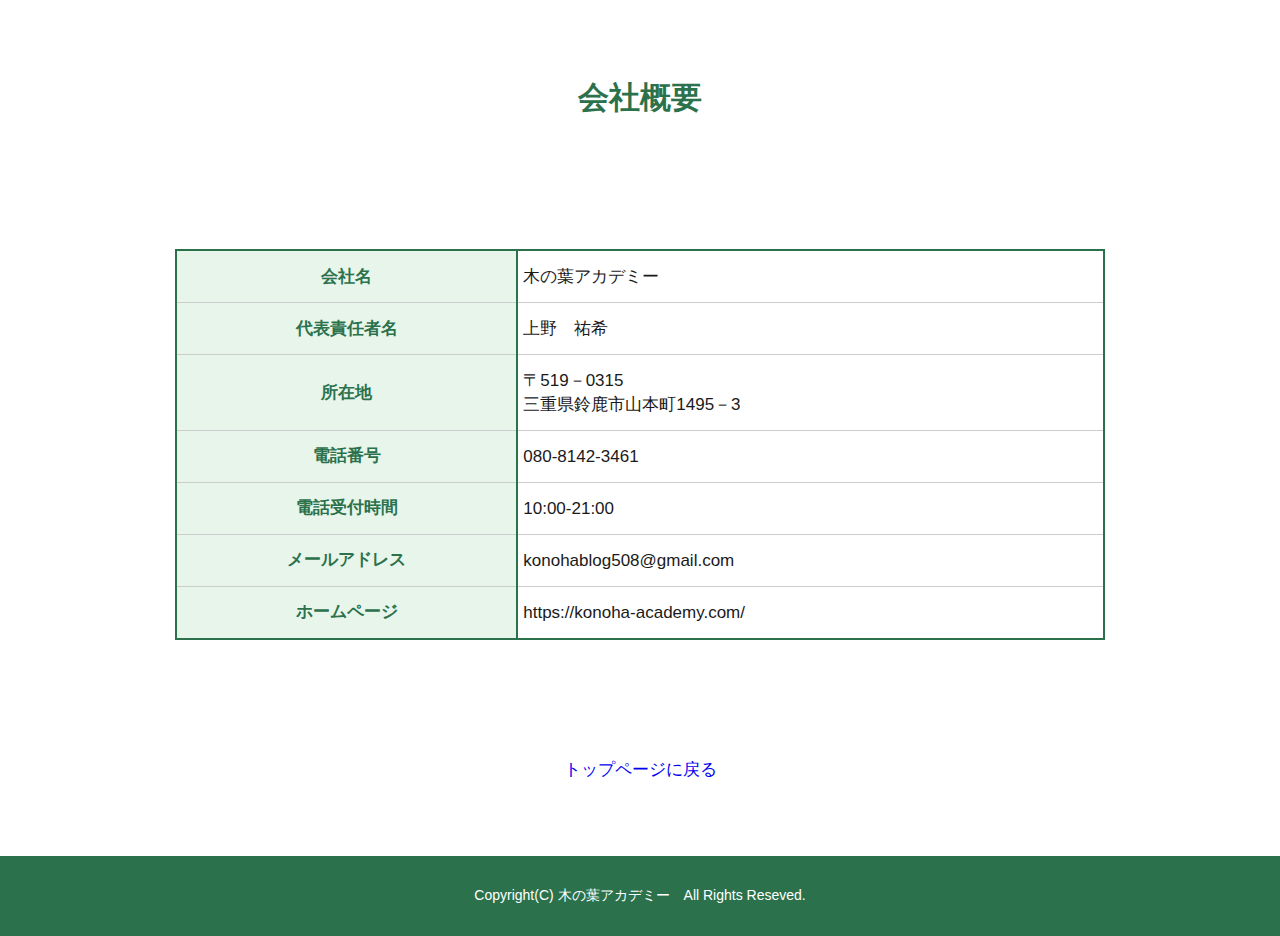
<file: company.html>
<!DOCTYPE html>
<html lang="ja">
<head>
<title>会社概要</title>
<meta charset="UTF-8">

<!--スマホ用のviewport設定-->
<meta name="viewport" content="width=device-width, initial-scale=1">

<!--ファビコンの設定-->
<link href="images/favicon.ico" rel="shortcut icon" >

<!--リセットCSSの読み込み-->
<link href="css/sanitize.css" rel="stylesheet">

<!--スタイルの読み込み（PC用）-->
<link href="css/style.css" rel="stylesheet">

<!--スタイルの読み込み（スマホ用）-->
<link href="css/rwd.css" rel="stylesheet">

<!--ヘルパークラスの読み込み-->
<link href="css/advanced.css" rel="stylesheet">
    </head>
<body>
  <main class="main"> 
   <article class="article">
         
         <section class="section_09">
          
          <h2>会社概要</h2>
          <div class="section_inr p10">  
          <p>&nbsp;</p>
          
<table class="kaisya">
<tr>
<th>会社名</th>
<td>木の葉アカデミー</td>
</tr>
<tr>
<th>代表責任者名</th>
<td>上野　祐希</td>
</tr>
<tr>
<th>所在地</th>
<td>〒519－0315<br>三重県鈴鹿市山本町1495－3</td>
</tr>
<tr>
<th>電話番号</th>
<td>080-8142-3461</td>
</tr>
<tr>
<th>電話受付時間</th>
<td>10:00-21:00</td>
</tr>
<tr>
<th>メールアドレス</th>
<td>konohablog508@gmail.com</td>
</tr>
<tr>
<th>ホームページ</th>
<td>https://konoha-academy.com/</td>
</tr>

</table>
         
          <p>&nbsp;</p>
          <p>&nbsp;</p>
           <p>&nbsp;</p>
          
         
          
          <div align="center"><a href="index.html"><span>トップページに戻る</span></a></div>
          <p>&nbsp;</p>
    </div>
       </section>
  
  <!--/container--> 
    </article>
    </main>
  <!--footer-->
  <footer class="footer">
    Copyright(C) 木の葉アカデミー　All Rights Reseved.
       </footer>
  <!--/footer--> 
    
    
</body>
</html>
</file>
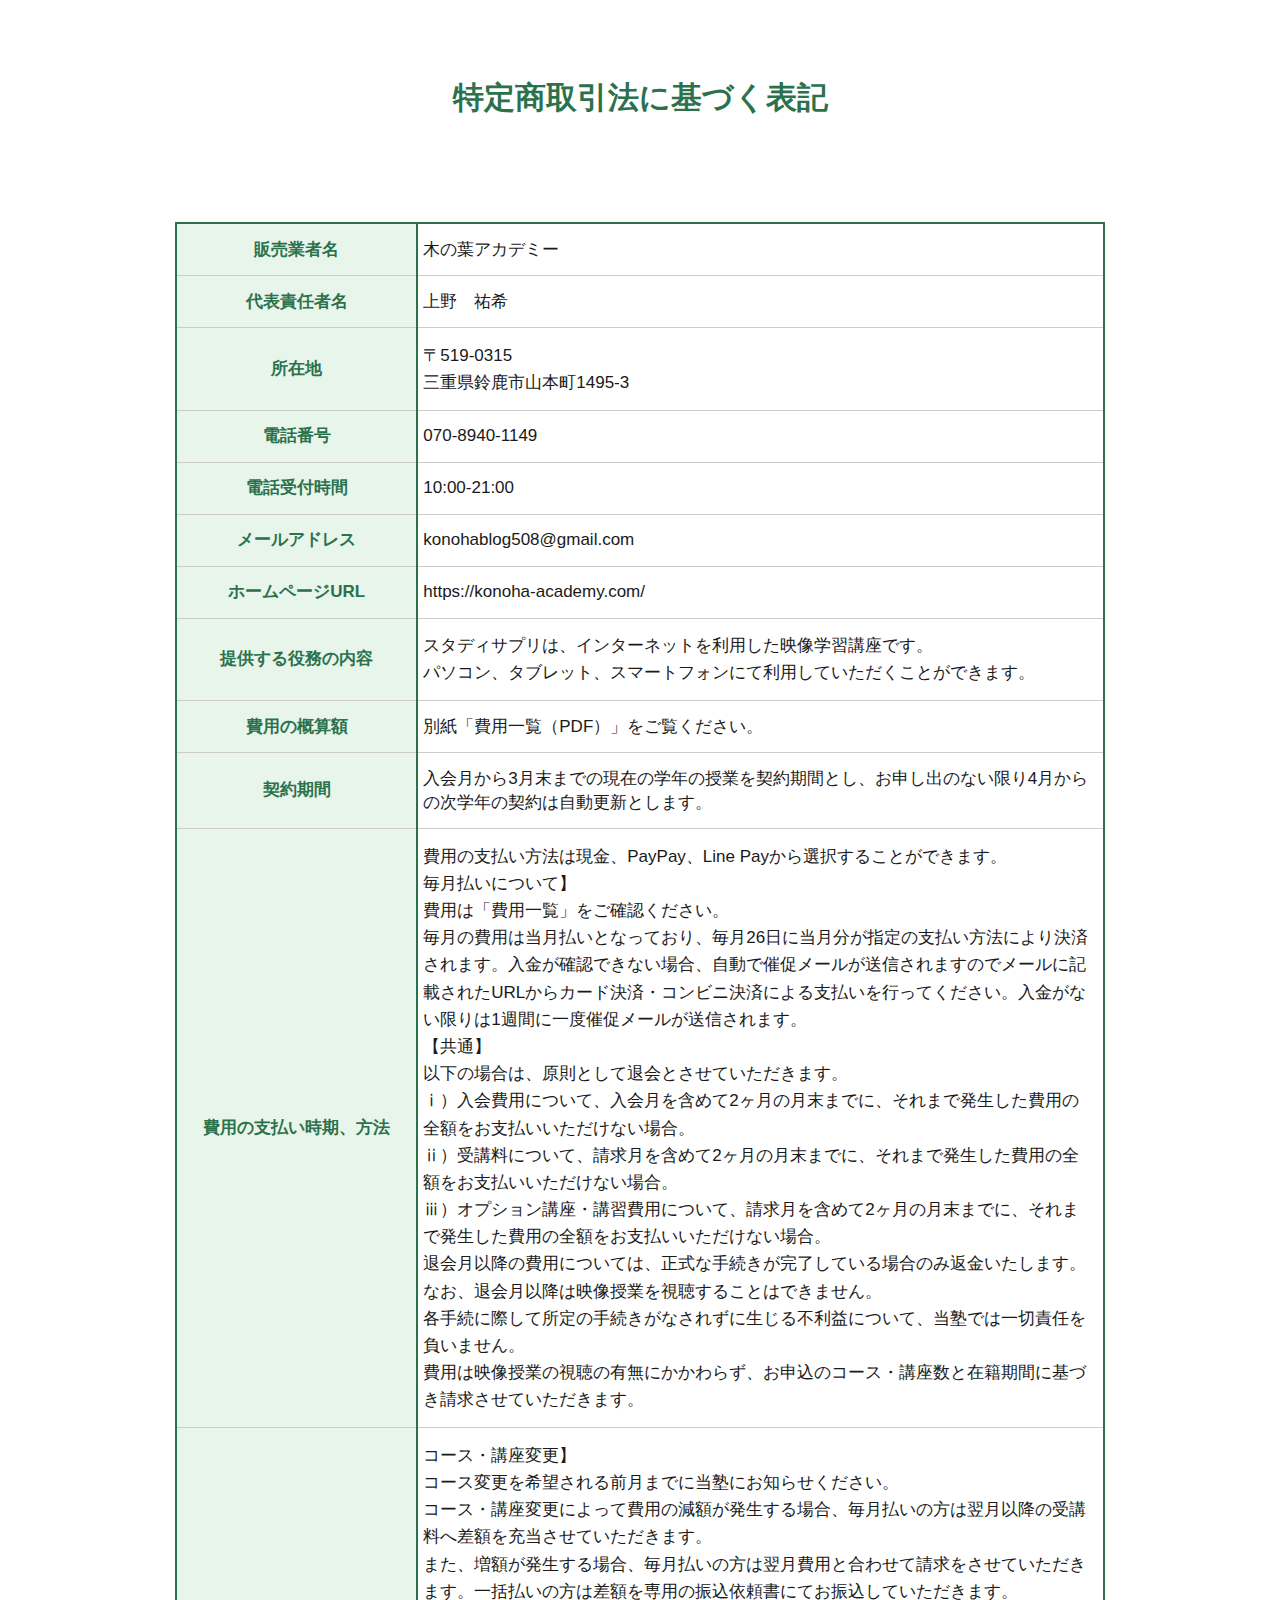
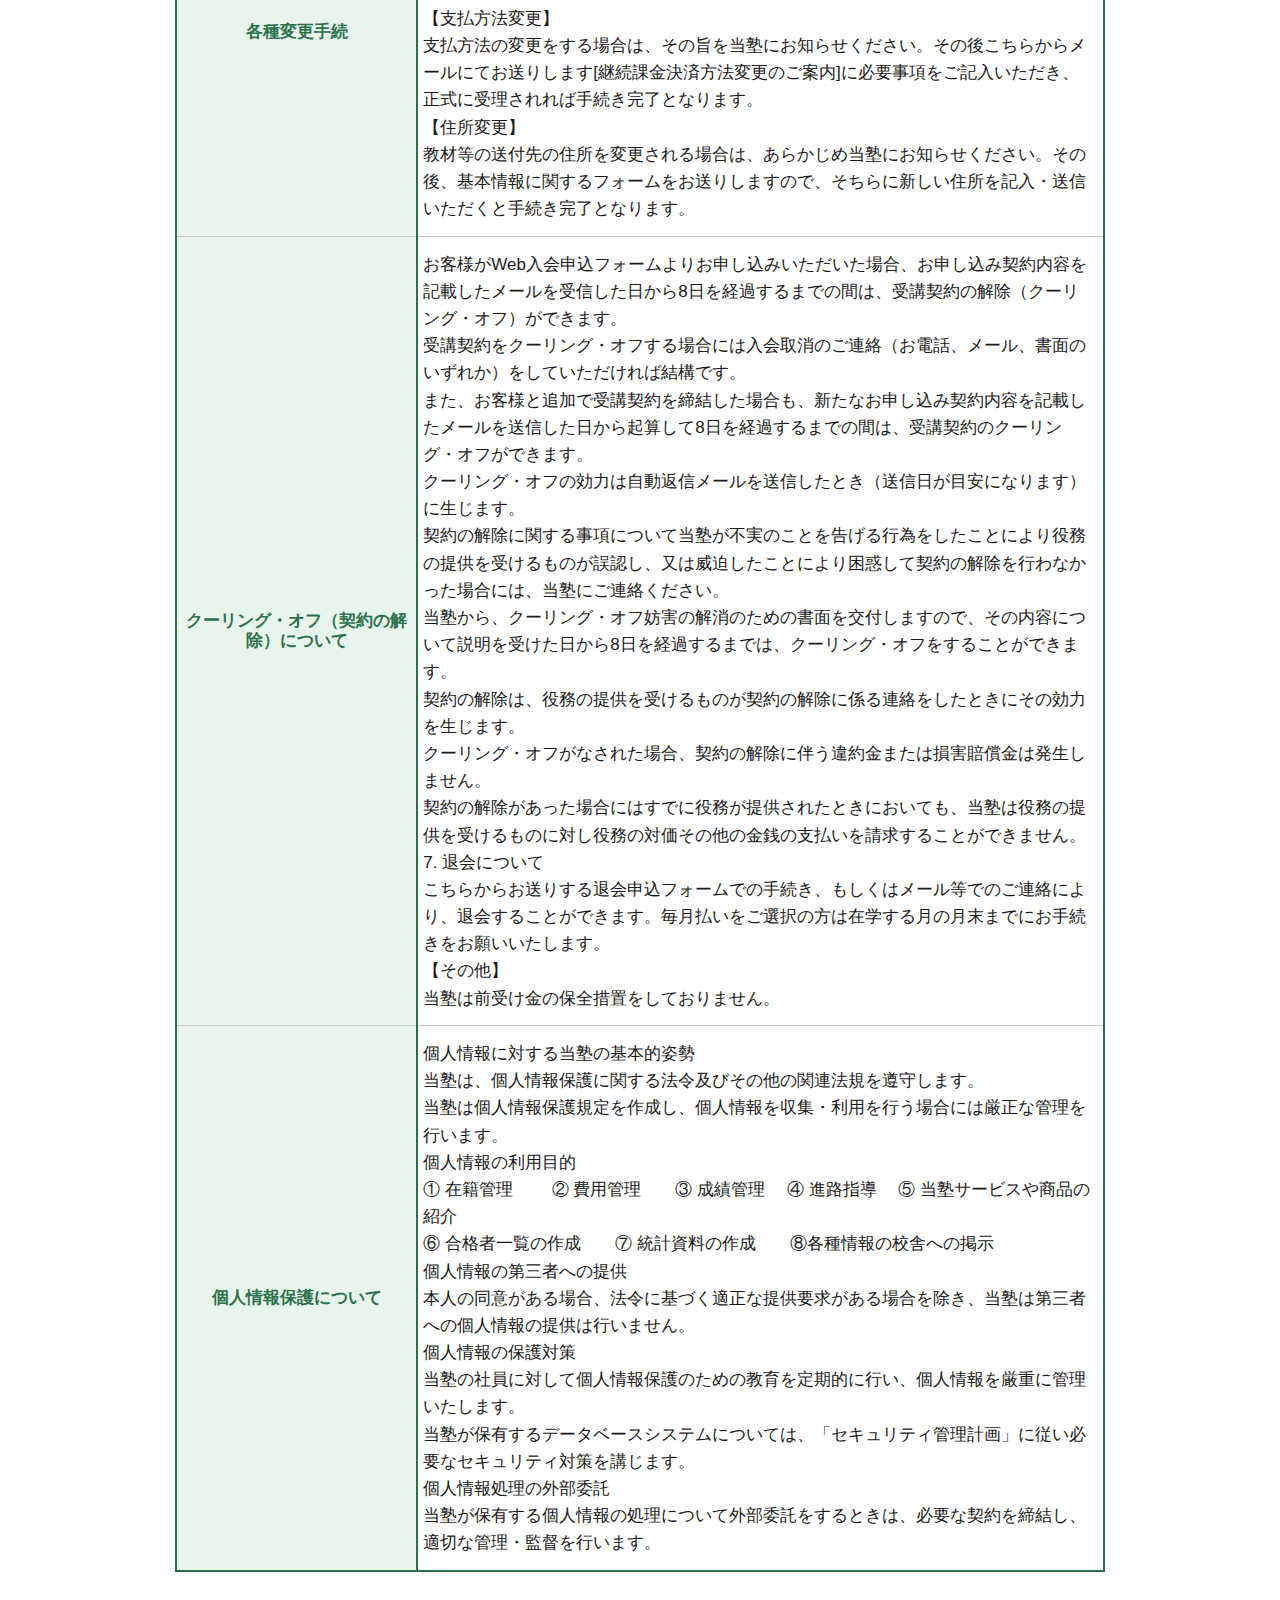
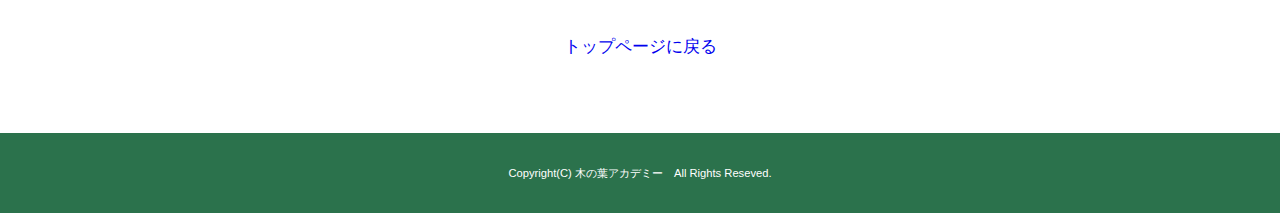
<file: law.html>
<!DOCTYPE html>
<html lang="ja">
<head>
<title>木の葉アカデミーの特定商取引法に基づく表記</title>
<meta charset="UTF-8">

<!--スマホ用のviewport設定-->
<meta name="viewport" content="width=device-width, initial-scale=1">

<!--ファビコンの設定-->
<link href="images/favicon.ico" rel="shortcut icon" >

<!--リセットCSSの読み込み-->
<link href="css/sanitize.css" rel="stylesheet">

<!--スタイルの読み込み（PC用）-->
<link href="css/style.css" rel="stylesheet">

<!--スタイルの読み込み（スマホ用）-->
<link href="css/rwd.css" rel="stylesheet">

<!--ヘルパークラスの読み込み-->
<link href="css/advanced.css" rel="stylesheet">
    </head>
<body>
  <main class="main"> 
   <article class="article">
         
         <section class="section_09">
         
<h2>特定商取引法に基づく表記</h2>

          <div class="section_inr p10">  
<table class="kaisya">
	<tr>
		<th width="26%">販売業者名</th>
		<td width="74%">木の葉アカデミー</td>
	</tr>
	<tr>
		<th>代表責任者名</th>
		<td>上野　祐希</td>
	</tr>
	<tr>
		<th>所在地</th>
		<td><p>〒519-0315</p>
		  <p>三重県鈴鹿市山本町1495-3</p></td>
	</tr>
	<tr>
		<th>電話番号</th>
		<td>070-8940-1149</td>
	</tr>
	<tr>
		<th>電話受付時間</th>
		<td>10:00-21:00</td>
	</tr>
	<tr>
		<th>メールアドレス</th>
		<td>konohablog508@gmail.com</td>
	</tr>
	<tr>
		<th>ホームページURL</th>
		<td>https://konoha-academy.com/</td>
	</tr>
	<tr>
		<th>提供する役務の内容</th>
        <td><p>スタディサプリは、インターネットを利用した映像学習講座です。</p>
<p>パソコン、タブレット、スマートフォンにて利用していただくことができます。<p></td>
	</tr>
	<tr>
		<th>費用の概算額</th>
        <td>別紙「費用一覧（PDF）」をご覧ください。
	</tr>
	<tr>
		<th>契約期間</th>
		<td>入会月から3月末までの現在の学年の授業を契約期間とし、お申し出のない限り4月からの次学年の契約は自動更新とします。</td>
	</tr>
	<tr>
		<th>費用の支払い時期、方法</th>
        <td><p>費用の支払い方法は現金、PayPay、Line Payから選択することができます。</p>
<p>毎月払いについて】</p>

<p>費用は「費用一覧」をご確認ください。<br>
毎月の費用は当月払いとなっており、毎月26日に当月分が指定の支払い方法により決済されます。入金が確認できない場合、自動で催促メールが送信されますのでメールに記載されたURLからカード決済・コンビニ決済による支払いを行ってください。入金がない限りは1週間に一度催促メールが送信されます。</p>

<p>【共通】</p>

<p>以下の場合は、原則として退会とさせていただきます。<br>
ⅰ）入会費用について、入会月を含めて2ヶ月の月末までに、それまで発生した費用の全額をお支払いいただけない場合。<br>
ⅱ）受講料について、請求月を含めて2ヶ月の月末までに、それまで発生した費用の全額をお支払いいただけない場合。<br>
ⅲ）オプション講座・講習費用について、請求月を含めて2ヶ月の月末までに、それまで発生した費用の全額をお支払いいただけない場合。<br>
退会月以降の費用については、正式な手続きが完了している場合のみ返金いたします。なお、退会月以降は映像授業を視聴することはできません。<br>
各手続に際して所定の手続きがなされずに生じる不利益について、当塾では一切責任を負いません。<br>
費用は映像授業の視聴の有無にかかわらず、お申込のコース・講座数と在籍期間に基づき請求させていただきます。</p>
        </td>
	</tr>
	<tr>
		<th>各種変更手続</th>
		<td>
		    <p>コース・講座変更】</p>

<p>コース変更を希望される前月までに当塾にお知らせください。<br>
コース・講座変更によって費用の減額が発生する場合、毎月払いの方は翌月以降の受講料へ差額を充当させていただきます。<br>
また、増額が発生する場合、毎月払いの方は翌月費用と合わせて請求をさせていただきます。一括払いの方は差額を専用の振込依頼書にてお振込していただきます。<br>
【支払方法変更】</p>

<p>支払方法の変更をする場合は、その旨を当塾にお知らせください。その後こちらからメールにてお送りします[継続課金決済方法変更のご案内]に必要事項をご記入いただき、正式に受理されれば手続き完了となります。</p>

<p>【住所変更】</p>

<p>教材等の送付先の住所を変更される場合は、あらかじめ当塾にお知らせください。その後、基本情報に関するフォームをお送りしますので、そちらに新しい住所を記入・送信いただくと手続き完了となります。<br>
</p>
		</td>
	</tr>
	<tr>
		<th>クーリング・オフ（契約の解除）について</th>
		<td><p>お客様がWeb入会申込フォームよりお申し込みいただいた場合、お申し込み契約内容を記載したメールを受信した日から8日を経過するまでの間は、受講契約の解除（クーリング・オフ）ができます。<br>
受講契約をクーリング・オフする場合には入会取消のご連絡（お電話、メール、書面のいずれか）をしていただければ結構です。<br>
また、お客様と追加で受講契約を締結した場合も、新たなお申し込み契約内容を記載したメールを送信した日から起算して8日を経過するまでの間は、受講契約のクーリング・オフができます。<br>
クーリング・オフの効力は自動返信メールを送信したとき（送信日が目安になります）に生じます。<br>
契約の解除に関する事項について当塾が不実のことを告げる行為をしたことにより役務の提供を受けるものが誤認し、又は威迫したことにより困惑して契約の解除を行わなかった場合には、当塾にご連絡ください。<br>
当塾から、クーリング・オフ妨害の解消のための書面を交付しますので、その内容について説明を受けた日から8日を経過するまでは、クーリング・オフをすることができます。<br>
契約の解除は、役務の提供を受けるものが契約の解除に係る連絡をしたときにその効力を生じます。<br>
クーリング・オフがなされた場合、契約の解除に伴う違約金または損害賠償金は発生しません。<br>
契約の解除があった場合にはすでに役務が提供されたときにおいても、当塾は役務の提供を受けるものに対し役務の対価その他の金銭の支払いを請求することができません。<br>
7. 退会について<br>
こちらからお送りする退会申込フォームでの手続き、もしくはメール等でのご連絡により、退会することができます。毎月払いをご選択の方は在学する月の月末までにお手続きをお願いいたします。</p>

<p>【その他】</p>

<p>当塾は前受け金の保全措置をしておりません。<br>
</p>

</td>
	</tr>
	<tr>
		<th>個人情報保護について</th>
		<td>
<p>個人情報に対する当塾の基本的姿勢<br>
当塾は、個人情報保護に関する法令及びその他の関連法規を遵守します。<br>
当塾は個人情報保護規定を作成し、個人情報を収集・利用を行う場合には厳正な管理を行います。<br>
個人情報の利用目的<br>
①         在籍管理 　　② 費用管理　　③ 成績管理 　④ 進路指導 　⑤ 当塾サービスや商品の紹介<br>
⑥ 合格者一覧の作成　　⑦ 統計資料の作成　　⑧各種情報の校舎への掲示<br>
個人情報の第三者への提供<br>
本人の同意がある場合、法令に基づく適正な提供要求がある場合を除き、当塾は第三者への個人情報の提供は行いません。<br>
個人情報の保護対策<br>
当塾の社員に対して個人情報保護のための教育を定期的に行い、個人情報を厳重に管理いたします。<br>
当塾が保有するデータベースシステムについては、「セキュリティ管理計画」に従い必要なセキュリティ対策を講じます。<br>
個人情報処理の外部委託<br>
当塾が保有する個人情報の処理について外部委託をするときは、必要な契約を締結し、適切な管理・監督を行います。<br>
</p>
		</td>
	</tr>
</table>
<p>&nbsp;</p>
          <div align="center"><a href="index.html"><span>トップページに戻る</span></a></div>
          <p>&nbsp;</p>
    </div>
       </section>
  
      </article>
    </main>
  <!--footer-->
  <div class="footer"> 
    <p class="al-c"><small>Copyright(C) 木の葉アカデミー　All Rights Reseved.</small></p>
  </div>
  <!--/footer--> 
  
    
</body>
</html>
</file>
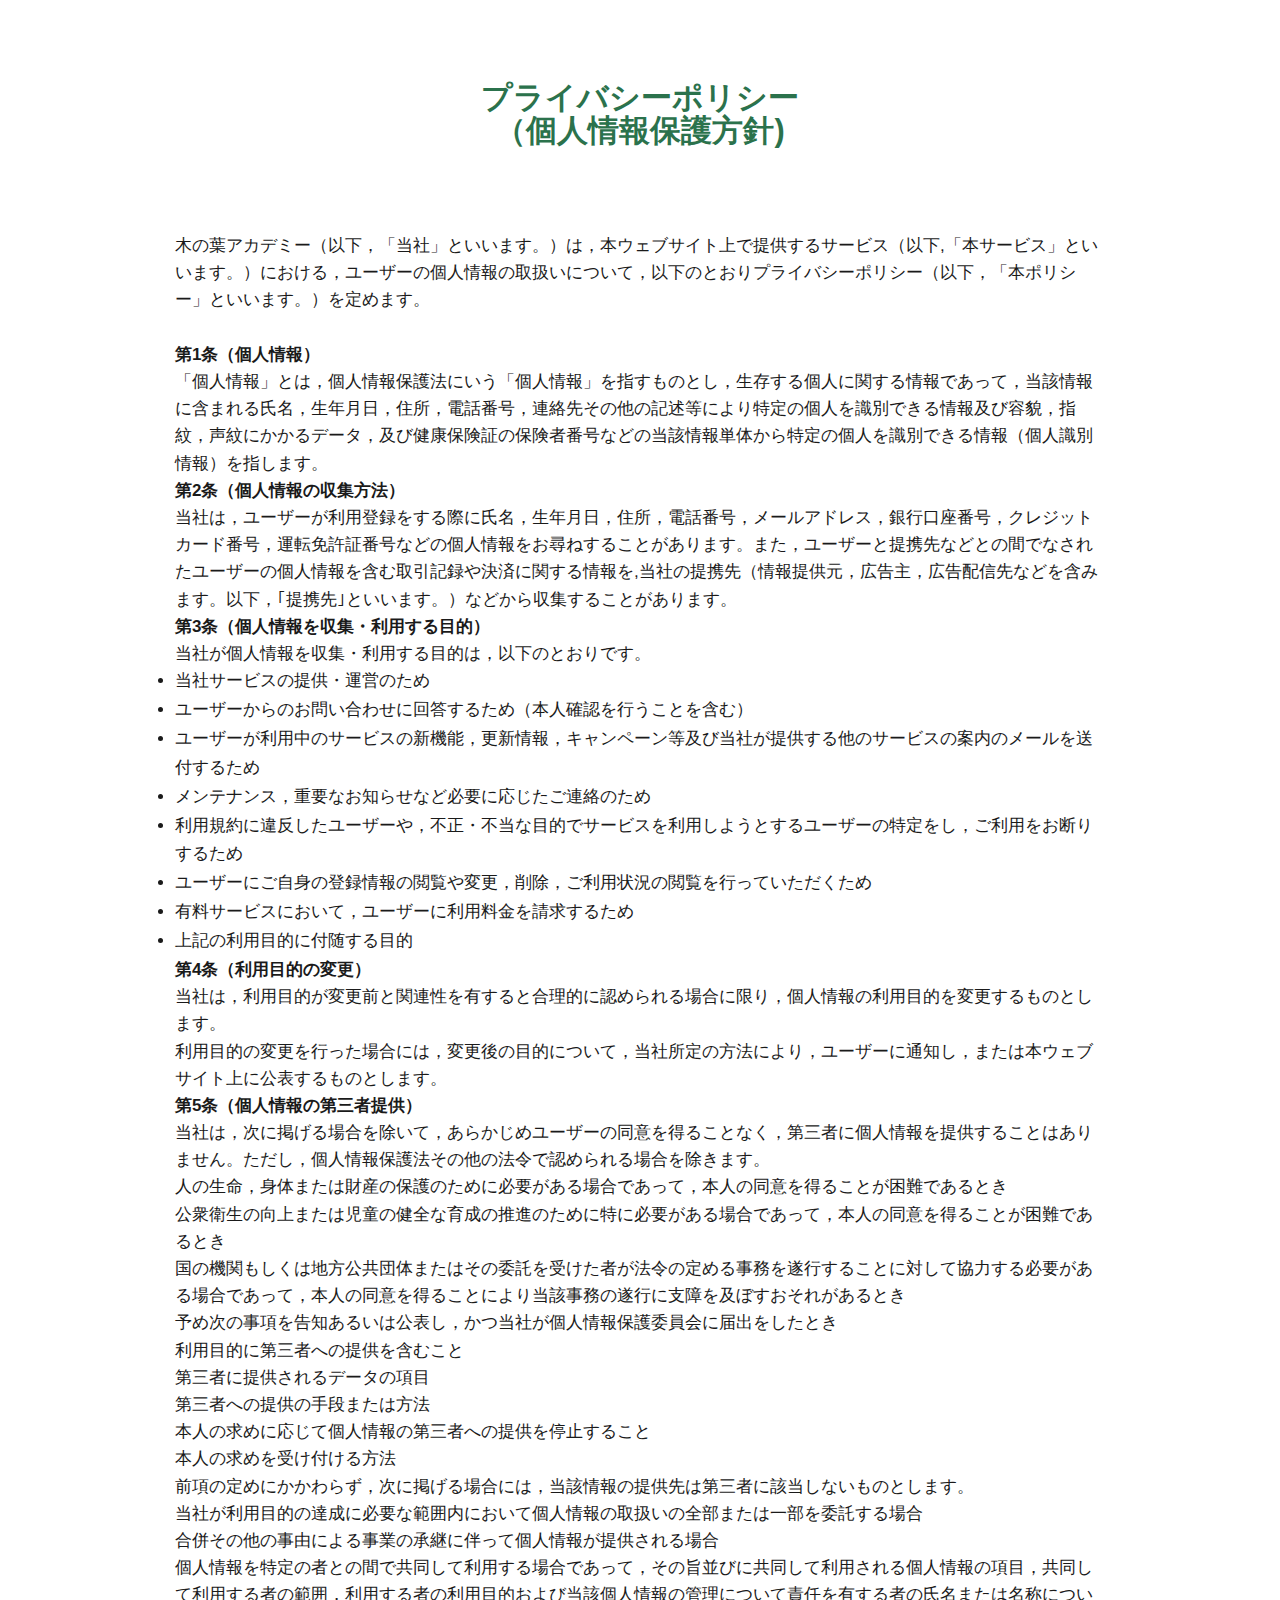
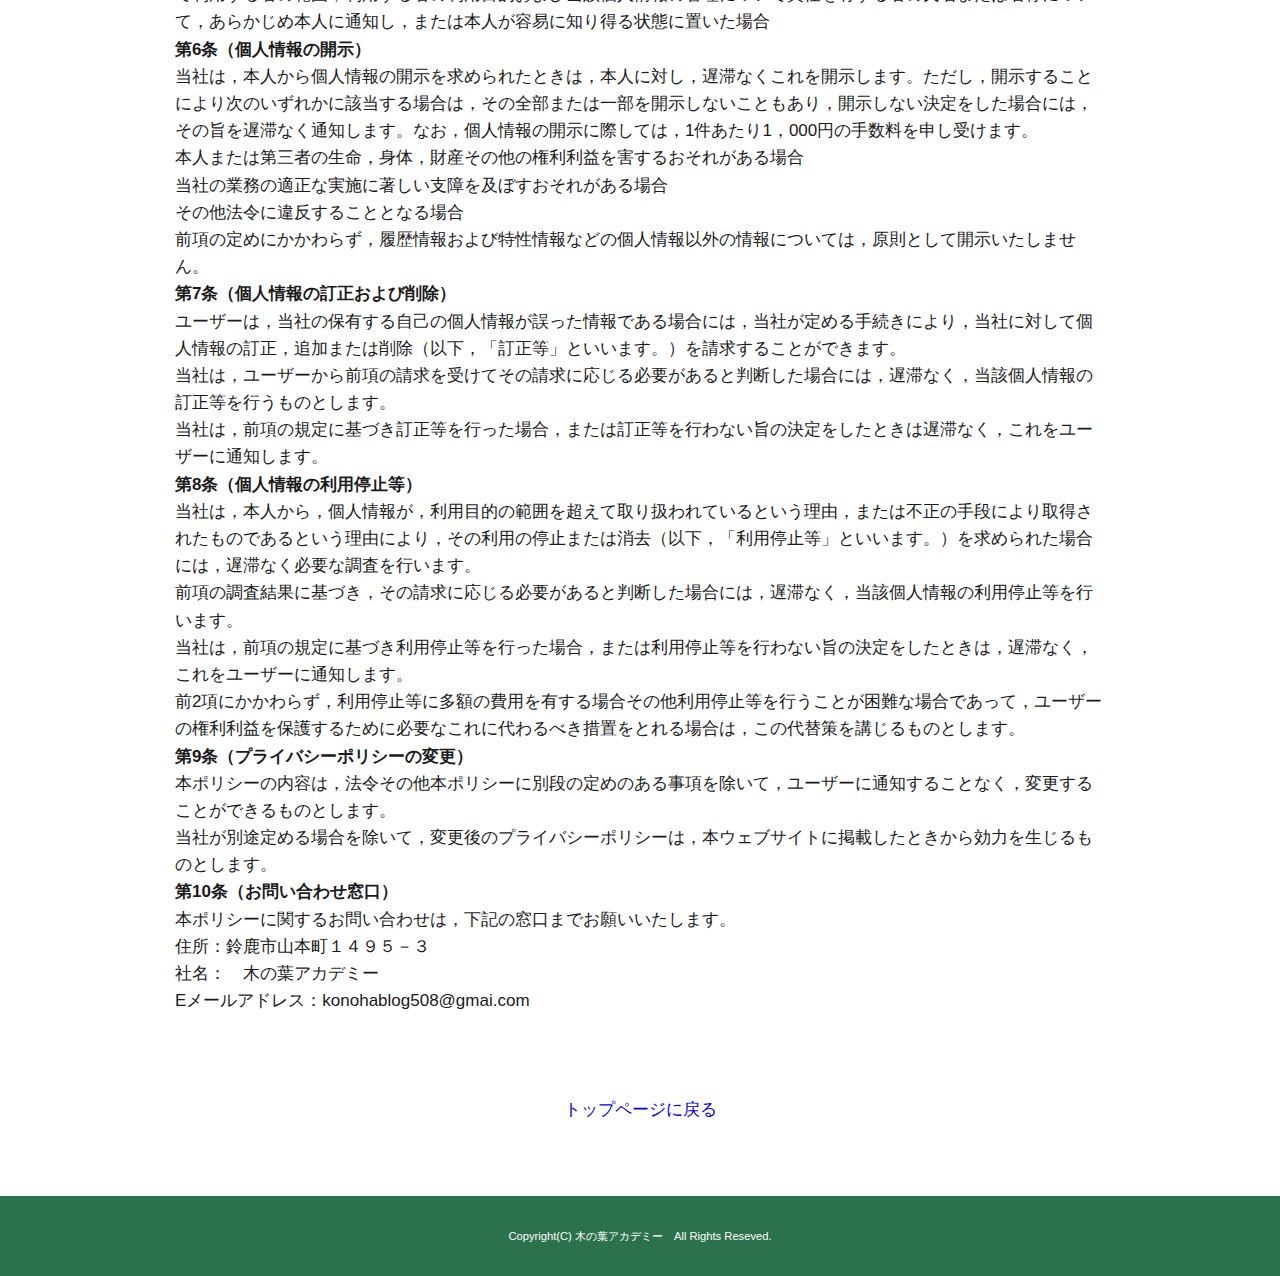
<file: privacy.html>
<!DOCTYPE html>
<html lang="ja">
<head>
<title>木の葉アカデミーのプライバシーポリシー</title>
<meta charset="UTF-8">

<!--スマホ用のviewport設定-->
<meta name="viewport" content="width=device-width, initial-scale=1">

<!--ファビコンの設定-->
<link href="images/favicon.ico" rel="shortcut icon" >

<!--リセットCSSの読み込み-->
<link href="css/sanitize.css" rel="stylesheet">

<!--スタイルの読み込み（PC用）-->
<link href="css/style.css" rel="stylesheet">

<!--スタイルの読み込み（スマホ用）-->
<link href="css/rwd.css" rel="stylesheet">

<!--ヘルパークラスの読み込み-->
<link href="css/advanced.css" rel="stylesheet">
    </head>
<body>
  <main class="main"> 
   <article class="article">
         
         <section class="section_09">
          
          <h2>プライバシーポリシー<br>（個人情報保護方針)</h2>
          <div class="section_inr p10">  
          <p>&nbsp;</p>
         <p>木の葉アカデミー（以下，「当社」といいます。）は，本ウェブサイト上で提供するサービス（以下,「本サービス」といいます。）における，ユーザーの個人情報の取扱いについて，以下のとおりプライバシーポリシー（以下，「本ポリシー」といいます。）を定めます。</p>
<p>&nbsp;</p>
<p class="b">第1条（個人情報）</p>

<p>「個人情報」とは，個人情報保護法にいう「個人情報」を指すものとし，生存する個人に関する情報であって，当該情報に含まれる氏名，生年月日，住所，電話番号，連絡先その他の記述等により特定の個人を識別できる情報及び容貌，指紋，声紋にかかるデータ，及び健康保険証の保険者番号などの当該情報単体から特定の個人を識別できる情報（個人識別情報）を指します。</p>

<p class="b">第2条（個人情報の収集方法）</p>

<p>当社は，ユーザーが利用登録をする際に氏名，生年月日，住所，電話番号，メールアドレス，銀行口座番号，クレジットカード番号，運転免許証番号などの個人情報をお尋ねすることがあります。また，ユーザーと提携先などとの間でなされたユーザーの個人情報を含む取引記録や決済に関する情報を,当社の提携先（情報提供元，広告主，広告配信先などを含みます。以下，｢提携先｣といいます。）などから収集することがあります。</p>

<p class="b">第3条（個人情報を収集・利用する目的）</p>

<p>当社が個人情報を収集・利用する目的は，以下のとおりです。</p>

<li>当社サービスの提供・運営のため</li>

<li>ユーザーからのお問い合わせに回答するため（本人確認を行うことを含む）</li>

<li>ユーザーが利用中のサービスの新機能，更新情報，キャンペーン等及び当社が提供する他のサービスの案内のメールを送付するため</li>

<li>メンテナンス，重要なお知らせなど必要に応じたご連絡のため</li>

<li>利用規約に違反したユーザーや，不正・不当な目的でサービスを利用しようとするユーザーの特定をし，ご利用をお断りするため</li>

<li>ユーザーにご自身の登録情報の閲覧や変更，削除，ご利用状況の閲覧を行っていただくため</li>

<li>有料サービスにおいて，ユーザーに利用料金を請求するため</li>

<li>上記の利用目的に付随する目的</li>

<p class="b">第4条（利用目的の変更）</p>

<p>当社は，利用目的が変更前と関連性を有すると合理的に認められる場合に限り，個人情報の利用目的を変更するものとします。</p>

<p>利用目的の変更を行った場合には，変更後の目的について，当社所定の方法により，ユーザーに通知し，または本ウェブサイト上に公表するものとします。</p>

<p class="b">第5条（個人情報の第三者提供）</p>

<p>当社は，次に掲げる場合を除いて，あらかじめユーザーの同意を得ることなく，第三者に個人情報を提供することはありません。ただし，個人情報保護法その他の法令で認められる場合を除きます。</p>

<p>人の生命，身体または財産の保護のために必要がある場合であって，本人の同意を得ることが困難であるとき</p>

<p>公衆衛生の向上または児童の健全な育成の推進のために特に必要がある場合であって，本人の同意を得ることが困難であるとき</p>

<p>国の機関もしくは地方公共団体またはその委託を受けた者が法令の定める事務を遂行することに対して協力する必要がある場合であって，本人の同意を得ることにより当該事務の遂行に支障を及ぼすおそれがあるとき</p>

<p>予め次の事項を告知あるいは公表し，かつ当社が個人情報保護委員会に届出をしたとき</p>

<p>利用目的に第三者への提供を含むこと</p>

<p>第三者に提供されるデータの項目</p>

<p>第三者への提供の手段または方法</p>

<p>本人の求めに応じて個人情報の第三者への提供を停止すること</p>

<p>本人の求めを受け付ける方法</p>

<p>前項の定めにかかわらず，次に掲げる場合には，当該情報の提供先は第三者に該当しないものとします。</p>

<p>当社が利用目的の達成に必要な範囲内において個人情報の取扱いの全部または一部を委託する場合</p>

<p>合併その他の事由による事業の承継に伴って個人情報が提供される場合</p>

<p>個人情報を特定の者との間で共同して利用する場合であって，その旨並びに共同して利用される個人情報の項目，共同して利用する者の範囲，利用する者の利用目的および当該個人情報の管理について責任を有する者の氏名または名称について，あらかじめ本人に通知し，または本人が容易に知り得る状態に置いた場合</p>

<p class="b">第6条（個人情報の開示）</p>

<p>当社は，本人から個人情報の開示を求められたときは，本人に対し，遅滞なくこれを開示します。ただし，開示することにより次のいずれかに該当する場合は，その全部または一部を開示しないこともあり，開示しない決定をした場合には，その旨を遅滞なく通知します。なお，個人情報の開示に際しては，1件あたり1，000円の手数料を申し受けます。</p>

<p>本人または第三者の生命，身体，財産その他の権利利益を害するおそれがある場合</p>

<p>当社の業務の適正な実施に著しい支障を及ぼすおそれがある場合</p>

<p>その他法令に違反することとなる場合</p>

<p>前項の定めにかかわらず，履歴情報および特性情報などの個人情報以外の情報については，原則として開示いたしません。</p>

<p class="b">第7条（個人情報の訂正および削除）</p>

<p>ユーザーは，当社の保有する自己の個人情報が誤った情報である場合には，当社が定める手続きにより，当社に対して個人情報の訂正，追加または削除（以下，「訂正等」といいます。）を請求することができます。</p>

<p>当社は，ユーザーから前項の請求を受けてその請求に応じる必要があると判断した場合には，遅滞なく，当該個人情報の訂正等を行うものとします。</p>

<p>当社は，前項の規定に基づき訂正等を行った場合，または訂正等を行わない旨の決定をしたときは遅滞なく，これをユーザーに通知します。</p>

<p class="b">第8条（個人情報の利用停止等）</p>

<p>当社は，本人から，個人情報が，利用目的の範囲を超えて取り扱われているという理由，または不正の手段により取得されたものであるという理由により，その利用の停止または消去（以下，「利用停止等」といいます。）を求められた場合には，遅滞なく必要な調査を行います。</p>

<p>前項の調査結果に基づき，その請求に応じる必要があると判断した場合には，遅滞なく，当該個人情報の利用停止等を行います。</p>

<p>当社は，前項の規定に基づき利用停止等を行った場合，または利用停止等を行わない旨の決定をしたときは，遅滞なく，これをユーザーに通知します。</p>

<p>前2項にかかわらず，利用停止等に多額の費用を有する場合その他利用停止等を行うことが困難な場合であって，ユーザーの権利利益を保護するために必要なこれに代わるべき措置をとれる場合は，この代替策を講じるものとします。</p>

<p class="b">第9条（プライバシーポリシーの変更）</p>

<p>本ポリシーの内容は，法令その他本ポリシーに別段の定めのある事項を除いて，ユーザーに通知することなく，変更することができるものとします。</p>

<p>当社が別途定める場合を除いて，変更後のプライバシーポリシーは，本ウェブサイトに掲載したときから効力を生じるものとします。</p>

<p class="b">第10条（お問い合わせ窓口）</p>

<p>本ポリシーに関するお問い合わせは，下記の窓口までお願いいたします。</p>

<p>住所：鈴鹿市山本町１４９５－３</p>

<p>社名：　木の葉アカデミー</p>

<p>Eメールアドレス：konohablog508@gmai.com</p>


          <p>&nbsp;</p>
          <p>&nbsp;</p>
           <p>&nbsp;</p>
          
         
          
          <div align="center"><a href="index.html"><span>トップページに戻る</span></a></div>
          <p>&nbsp;</p>
    </div>
       </section>
  
  <!--/container--> 
    </article>
    </main>
  <!--footer-->
  <div class="footer"> 
    <p class="al-c"><small>Copyright(C) 木の葉アカデミー　All Rights Reseved.</small></p>
  </div>
  <!--/footer--> 
    
</body>
</html>
</file>
<file: css/sanitize.css>
/* Document
 * ========================================================================== */

/**
 * Add border box sizing in all browsers (opinionated).
 */

*,
::before,
::after {
  box-sizing: border-box;
}

/**
 * 1. Add text decoration inheritance in all browsers (opinionated).
 * 2. Add vertical alignment inheritance in all browsers (opinionated).
 */

::before,
::after {
  text-decoration: inherit; /* 1 */
  vertical-align: inherit; /* 2 */
}

/**
 * 1. Use the default cursor in all browsers (opinionated).
 * 2. Change the line height in all browsers (opinionated).
 * 3. Use a 4-space tab width in all browsers (opinionated).
 * 4. Remove the grey highlight on links in iOS (opinionated).
 * 5. Prevent adjustments of font size after orientation changes in
 *    IE on Windows Phone and in iOS.
 * 6. Breaks words to prevent overflow in all browsers (opinionated).
 */

html {
  cursor: default; /* 1 */
  line-height: 1.5; /* 2 */
  -moz-tab-size: 4; /* 3 */
  tab-size: 4; /* 3 */
  -webkit-tap-highlight-color: transparent /* 4 */;
  -ms-text-size-adjust: 100%; /* 5 */
  -webkit-text-size-adjust: 100%; /* 5 */
  word-break: break-word; /* 6 */
}

/* Sections
 * ========================================================================== */

/**
 * Remove the margin in all browsers (opinionated).
 */

body {
  margin: 0;
}

/**
 * Correct the font size and margin on `h1` elements within `section` and
 * `article` contexts in Chrome, Edge, Firefox, and Safari.
 */

h1 {
  font-size: 2em;
  margin: 0.67em 0;
}

/* Grouping content
 * ========================================================================== */

/**
 * Remove the margin on nested lists in Chrome, Edge, IE, and Safari.
 */

dl dl,
dl ol,
dl ul,
ol dl,
ul dl {
  margin: 0;
}

/**
 * Remove the margin on nested lists in Edge 18- and IE.
 */

ol ol,
ol ul,
ul ol,
ul ul {
  margin: 0;
}

/**
 * 1. Add the correct sizing in Firefox.
 * 2. Show the overflow in Edge 18- and IE.
 */

hr {
  height: 0; /* 1 */
  overflow: visible; /* 2 */
}

/**
 * Add the correct display in IE.
 */

main {
  display: block;
}

/**
 * Remove the list style on navigation lists in all browsers (opinionated).
 */

nav ol,
nav ul {
  list-style: none;
  padding: 0;
}

/**
 * 1. Correct the inheritance and scaling of font size in all browsers.
 * 2. Correct the odd `em` font sizing in all browsers.
 */

pre {
  font-family: monospace, monospace; /* 1 */
  font-size: 1em; /* 2 */
}

/* Text-level semantics
 * ========================================================================== */

/**
 * Remove the gray background on active links in IE 10.
 */

a {
  background-color: transparent;
}

/**
 * Add the correct text decoration in Edge 18-, IE, and Safari.
 */

abbr[title] {
  text-decoration: underline;
  text-decoration: underline dotted;
}

/**
 * Add the correct font weight in Chrome, Edge, and Safari.
 */

b,
strong {
  font-weight: bolder;
}

/**
 * 1. Correct the inheritance and scaling of font size in all browsers.
 * 2. Correct the odd `em` font sizing in all browsers.
 */

code,
kbd,
samp {
  font-family: monospace, monospace; /* 1 */
  font-size: 1em; /* 2 */
}

/**
 * Add the correct font size in all browsers.
 */

small {
  font-size: 80%;
}

/* Embedded content
 * ========================================================================== */

/*
 * Change the alignment on media elements in all browsers (opinionated).
 */

audio,
canvas,
iframe,
img,
svg,
video {
  vertical-align: middle;
}

/**
 * Add the correct display in IE 9-.
 */

audio,
video {
  display: inline-block;
}

/**
 * Add the correct display in iOS 4-7.
 */

audio:not([controls]) {
  display: none;
  height: 0;
}

/**
 * Remove the border on iframes in all browsers (opinionated).
 */

iframe {
  border-style: none;
}

/**
 * Remove the border on images within links in IE 10-.
 */

img {
  border-style: none;
}

/**
 * Change the fill color to match the text color in all browsers (opinionated).
 */

svg:not([fill]) {
  fill: currentColor;
}

/**
 * Hide the overflow in IE.
 */

svg:not(:root) {
  overflow: hidden;
}

/* Tabular data
 * ========================================================================== */

/**
 * Collapse border spacing in all browsers (opinionated).
 */

table {
  border-collapse: collapse;
}

/* Forms
 * ========================================================================== */

/**
 * Remove the margin on controls in Safari.
 */

button,
input,
select {
  margin: 0;
}

/**
 * 1. Show the overflow in IE.
 * 2. Remove the inheritance of text transform in Edge 18-, Firefox, and IE.
 */

button {
  overflow: visible; /* 1 */
  text-transform: none; /* 2 */
}

/**
 * Correct the inability to style buttons in iOS and Safari.
 */

button,
[type="button"],
[type="reset"],
[type="submit"] {
  -webkit-appearance: button;
}

/**
 * 1. Change the inconsistent appearance in all browsers (opinionated).
 * 2. Correct the padding in Firefox.
 */

fieldset {
  border: 1px solid #a0a0a0; /* 1 */
  padding: 0.35em 0.75em 0.625em; /* 2 */
}

/**
 * Show the overflow in Edge 18- and IE.
 */

input {
  overflow: visible;
}

/**
 * 1. Correct the text wrapping in Edge 18- and IE.
 * 2. Correct the color inheritance from `fieldset` elements in IE.
 */

legend {
  color: inherit; /* 2 */
  display: table; /* 1 */
  max-width: 100%; /* 1 */
  white-space: normal; /* 1 */
}

/**
 * 1. Add the correct display in Edge 18- and IE.
 * 2. Add the correct vertical alignment in Chrome, Edge, and Firefox.
 */

progress {
  display: inline-block; /* 1 */
  vertical-align: baseline; /* 2 */
}

/**
 * Remove the inheritance of text transform in Firefox.
 */

select {
  text-transform: none;
}

/**
 * 1. Remove the margin in Firefox and Safari.
 * 2. Remove the default vertical scrollbar in IE.
 * 3. Change the resize direction in all browsers (opinionated).
 */

textarea {
  margin: 0; /* 1 */
  overflow: auto; /* 2 */
  resize: vertical; /* 3 */
}

/**
 * Remove the padding in IE 10-.
 */

[type="checkbox"],
[type="radio"] {
  padding: 0;
}

/**
 * 1. Correct the odd appearance in Chrome, Edge, and Safari.
 * 2. Correct the outline style in Safari.
 */

[type="search"] {
  -webkit-appearance: textfield; /* 1 */
  outline-offset: -2px; /* 2 */
}

/**
 * Correct the cursor style of increment and decrement buttons in Safari.
 */

::-webkit-inner-spin-button,
::-webkit-outer-spin-button {
  height: auto;
}

/**
 * Correct the text style of placeholders in Chrome, Edge, and Safari.
 */

::-webkit-input-placeholder {
  color: inherit;
  opacity: 0.54;
}

/**
 * Remove the inner padding in Chrome, Edge, and Safari on macOS.
 */

::-webkit-search-decoration {
  -webkit-appearance: none;
}

/**
 * 1. Correct the inability to style upload buttons in iOS and Safari.
 * 2. Change font properties to `inherit` in Safari.
 */

::-webkit-file-upload-button {
  -webkit-appearance: button; /* 1 */
  font: inherit; /* 2 */
}

/**
 * Remove the inner border and padding of focus outlines in Firefox.
 */

::-moz-focus-inner {
  border-style: none;
  padding: 0;
}

/**
 * Restore the focus outline styles unset by the previous rule in Firefox.
 */

:-moz-focusring {
  outline: 1px dotted ButtonText;
}

/**
 * Remove the additional :invalid styles in Firefox.
 */

:-moz-ui-invalid {
  box-shadow: none;
}

/* Interactive
 * ========================================================================== */

/*
 * Add the correct display in Edge 18- and IE.
 */

details {
  display: block;
}

/*
 * Add the correct styles in Edge 18-, IE, and Safari.
 */

dialog {
  background-color: white;
  border: solid;
  color: black;
  display: block;
  height: -moz-fit-content;
  height: -webkit-fit-content;
  height: fit-content;
  left: 0;
  margin: auto;
  padding: 1em;
  position: absolute;
  right: 0;
  width: -moz-fit-content;
  width: -webkit-fit-content;
  width: fit-content;
}

dialog:not([open]) {
  display: none;
}

/*
 * Add the correct display in all browsers.
 */

summary {
  display: list-item;
}

/* Scripting
 * ========================================================================== */

/**
 * Add the correct display in IE 9-.
 */

canvas {
  display: inline-block;
}

/**
 * Add the correct display in IE.
 */

template {
  display: none;
}

/* User interaction
 * ========================================================================== */

/*
 * 1. Remove the tapping delay in IE 10.
 * 2. Remove the tapping delay on clickable elements
      in all browsers (opinionated).
 */

a,
area,
button,
input,
label,
select,
summary,
textarea,
[tabindex] {
  -ms-touch-action: manipulation; /* 1 */
  touch-action: manipulation; /* 2 */
}

/**
 * Add the correct display in IE 10-.
 */

[hidden] {
  display: none;
}

/* Accessibility
 * ========================================================================== */

/**
 * Change the cursor on busy elements in all browsers (opinionated).
 */

[aria-busy="true"] {
  cursor: progress;
}

/*
 * Change the cursor on control elements in all browsers (opinionated).
 */

[aria-controls] {
  cursor: pointer;
}

/*
 * Change the cursor on disabled, not-editable, or otherwise
 * inoperable elements in all browsers (opinionated).
 */

[aria-disabled="true"],
[disabled] {
  cursor: not-allowed;
}

/*
 * Change the display on visually hidden accessible elements
 * in all browsers (opinionated).
 */

[aria-hidden="false"][hidden] {
  display: initial;
}

[aria-hidden="false"][hidden]:not(:focus) {
  clip: rect(0, 0, 0, 0);
  position: absolute;
}
</file>
<file: css/style.css>
@charset "UTF-8";
/* CSS Document */
/*-------------------------------------------------------------------------------------
PC用レイアウト（768px以上スクリーン）
----------------------------------------------------------------------------------------*/
/*--------------------------------------------------
共通設定(PC)
-----------------------------------------------------*/
/*body全体の初期スタイル調整*/
body {
  font-size: 62.5%; /*emの計算をしやすくするための定番設定*/
    font-family: "Kameron", "Noto Sans JP", sans-serif;;
  font-style: normal;
  line-height: 1.7;
  color: #1a1a1a;
}
/*リンク文字の設定*/
a {
  text-decoration: none;
}

/*ブラウザのCSSをリセット*/
p {
  margin: 0 !important;
  padding: 0 !important;
}
/*セクションエリアの共通設定*/
section {
  clear: both;
  overflow: auto;
}
/*--------------------------------------------------
見出しタグ設定（PC）
-----------------------------------------------------*/
h2 {
  padding: 0.7em 4em;
    text-align: center;
    color: #2b724c;
    font-size: 1.8em;
    letter-spacing: 0.1;
      line-height: 1.1;
}

h3 {
  position: relative;
  padding: 1em;
  text-align: center;
    font-size: 1.5em;
    letter-spacing: 1px;
}

h3:before {
  position: absolute;
  bottom: 10px;
  left: calc(50% - 30px);
  width: 60px;
  height: 4px;
  content: '';
  border-radius: 3px;
  background: #d52438;
}

h4 {
	display: flex;
	justify-content: center;
	align-items: center;
	font-size: 17px;
	text-align: center;
    margin: 0;
    color: #42210b;
}

h4::before,
h4::after {
	content: '';
	width: 3px;
	height: 30px;
	background-color: #42210b;
}

h4::before {
	margin-right: 10px;
	transform: rotate(-35deg)
}
h4::after {
	margin-left: 10px;
	transform: rotate(35deg)
}
h5 {
  position: relative;
  padding: 1em;
  text-align: center;
      font-size: 1.4em;
    letter-spacing: 1px;
    color: #2b724c;

}

h5:before {
  position: absolute;
  bottom: 5px;
  left: calc(50% - 30px);
  width: 60px;
  height: 4px;
  content: '';
  border-radius: 3px;
  background: #2b724c;
}

h6 {
    border-bottom: 3px dotted #2b724c;
    font-size: 1.3em;
    margin: 0.5em 0;
    color: #42210b;
    line-height: 1.3;
}

.tit_all {
    width: 35%;
    margin: 0 auto;
    padding: 2em 0 1em;
    
}
/*--------------------------------------------------
全体レイアウト／背景設定（PC）
-----------------------------------------------------*/
/*全体エリア（全体背景を設定するにはここ）*/
.main {
  background-color: #ffffff;
}
/*記事(ボディ)エリア*/
.article {
  background-color: #fff;
  font-size: 1.7em; /*=16px*/
}
/*記事(ボディ)エリアの行間*/
.article p {
  line-height: 1.6;
}

.article{
	width: 100%;
}

/*カラム全体の幅を変更する*/
.top_image_in,.section_inr {
  width: 950px;
  margin: 0 auto; 
  
}
/*--------------------------------------------------
上部固定ヘッダー設定
-----------------------------------------------------*/
/*上部固定ヘッダー全体*/
.header {
  position: sticky;
  position: -webkit-sticky;
  top: 0;
  z-index: 5000;
  background-color: #fff;
  border-bottom: 1px solid #ccc;
  overflow: auto;
}
/*ヘッダー内部をカラム幅にする*/
.header_inr {
  max-width: 950px;
  margin: 0 auto;
  overflow: hidden;
}
/*ヘッダーのロゴ*/
.header_logo {
  width: 7%;
  float: left;
  margin: 1em 0em ;
}


/*ヘッダーの問い合わせボタン*/
.header_line {
  width: 30%;
  float: right;
  margin: 1em 0.5em;
}
/*ヘッダー内の画像が常に幅100%になるように*/
.header_logo img, .header_line img {
  width: 100%;
}
/*--------------------------------------------------
ファーストビュー設定
-----------------------------------------------------*/
.top_image {
  background-image: url("../images/top_image_back.jpg");
  background-repeat: no-repeat;
  background-position: top center;
  height: auto;
}
.top_image_in img {
  width: 100%;
}

.pc_img { display: block !important; }
.sp_img { display: none !important; }



/*--------------------------------------------------
余白の設定
-----------------------------------------------------*/
.cyousei_pc {
    padding: 2em 3em;
}
.yohaku01 {
    padding: 2em;
}

/*--------------------------------------------------
sectionの設定
-----------------------------------------------------*/

.section_01 {
    background-image: url("../images/bg_section01.jpg");
    padding: 2em 0em 4em;
}

.section_02 {
      background-color: #e8f5eb;
    padding: 2em 0em;
}

.section_03 {
    background-image: url("../images/bg_section03.jpg");
    padding: 0 0 3em;
    
}

.section_04 {
background: linear-gradient(45deg, #0b53a0 0%, #0b53a0 50%, #83a8d3 50%, #83a8d3 100%);
  display: flex;
  justify-content: center;
  align-items: center;
  width: 100%;    
  padding: 4em 0em 2em;
    
}

.section_05 {
    background-image: url("../images/bg_section05.jpg");
    background-size: cover;
    background-position: top center;
    padding: 11em 0 2em;
}

.section_06 {
    background-image: url("../images/bg_section06.jpg");
    background-size: cover;
    background-position: top center;
    padding: 2em 0;
}

.section_07 {
    background-image: url("../images/bg_section07.jpg");
        background-attachment: fixed;

    background-size: cover;
    background-position: center;
}

.section_08 {
      background-color: #fffad8;
    padding: 2em 0em;
}
.section_09 {
      background-color: #fff;
    padding: 2em 0em;
   
}
.section_10 {
    background-image: url("../images/bg_section10.jpg");
    background-size: cover;
    background-position: top center;
    padding: 2em 0 6em;
}

/*--------------------------------------------------
CTAエリア
-----------------------------------------------------*/

.area_cta {
    background-image: url("../images/bg_cta.jpg");
    background-repeat: no-repeat;
    background-position: center;
    background-size: cover;
  padding: 2em 0 ;
}

.cta_logo {
    width: 12% ;
    margin: 0 auto 1em;

}

.tit_cta {
    width: 40% ;
    margin: 0 auto 1em;

}

.btn_cta_line {
    width: 70%;
    margin: 1em auto 0.2em;
}
.btn_cta_form {
    width: 65%;
    margin: 1em auto;
}

/*--------------------------------------------------
新しい勉強のカタチ
-----------------------------------------------------*/

.waku_new {
    background-image: url("../images/waku_new.png");
    background-repeat:no-repeat;
    background-size: contain;
    background-position: center;
    padding: 2em 0 ;
}

.waku_new p {
    font-weight: bold;
    font-size: 1.2em;
}
.tit_new {
    width: 400px;
    margin: 3em auto 3em;
}

.img_new {
    width: 650px;
    margin: 2em auto;
}

.txt_marutto {
    width: 500px;
    margin: 0.5em auto;
}

/*--------------------------------------------------
動画
-----------------------------------------------------*/

.movie {
    padding: 2em 6em;
}

.iframe-wrap {
    position: relative;
    width: 95%;
    padding-top: 56.25%;
    overflow: auto;
    -webkit-overflow-scrolling: touch;
    border: 2px solid #000;
    margin: 0em auto 1em;
}

.iframe-wrap iframe {
    position: absolute;
    top: 0;
    left: 0;
    width: 100%;
    height: 100%;
    border: none;
    display: block;
}



/*--------------------------------------------------
生徒実績
-----------------------------------------------------*/

.container_jisseki {
    width: 100%;
    display: inline-flex;
    flex-direction: row;
    flex-wrap: wrap;
    padding: 1em 0 2em ;

}

.box_jisseki {
    width: 47%;
    background-color: #ffe700;
    border-radius: 5px;
    padding: 20px 10px;
    margin: 10px;

}

.img_goukaku {
    float: right;
    padding: 10px 0px 5px 10px; 
    width: 20%;
    margin-bottom: 2em;
}

.goukaku_txt {
        float: left;
    width: 80%;
        padding-top: 0.5em

}
.goukaku_txt p {
    line-height: 1.1;
    margin: 0;
}

.goukaku_com {
    font-weight: bold;
    text-align: center;
    color: #42210b;
    font-size: 0.9em;

}
.goukaku_scl {
    font-size: 2em;
    font-weight: bold;
  color: #d52438;
    letter-spacing: 2px;
    text-align: center;
}

.img_test {
    float: left;
    padding: 10px 10px 0 10px; 
    width: 30%;
}

.test_txt {
        float: right;
    width: 70%;
        padding-top: 1em

}
.test_txt p {
    line-height: 1.1;
    margin: 0;
}

.test_kekka {
    font-size: 2.6em;
    font-weight: bold;
  color: #d52438;
    letter-spacing: 1px;
    text-align: center;
    margin: 0;
    line-height: 1.2 !important;
}

.eng {
    color: #f15a24;
}
.math {
    color: #0b41a0;
}

.ss {
    color: #754c24;
}
.sc {
    color: #2b724c;
}

/*--------------------------------------------------
悩み
-----------------------------------------------------*/

.img_nayami {
    width: 200px;
    margin: 0em auto 2.2em;
}


.tit_nayami {
    width: 90%;
    margin: -2.5em auto 1em;
}



ul {
    list-style: none;
}

.ul-align-center{
    display: flex;
    align-items: center;
    flex-direction: column;
    padding: 1em 0em  ;
    background-color: #fff;
    width: 600px;
    margin: 0 auto;
    border: 2px solid #3e3a39;
   
  }

.box_nayami {
    margin: 0 auto;
    padding: 1em 0;

}
.box_nayami li {
    font-weight: 700;
    margin: 0 auto 10px;
    max-width: 880px;
    font-size: 1.2em;
    position: relative;
    padding-left: 2em;

}

.box_nayami li:before {
    font-family: "Font Awesome 5 free";
    font-weight: 700;
    font-size: 0.9em;
    content: "\f00c";
    color: #cc0007;
    padding-right: 0.5em;


}



/*--------------------------------------------------
３つの特徴
-----------------------------------------------------*/
.tit_tokucyou {
    width: 700px;
    margin: 0 auto ;
}
.ctn_tokucyou {
    padding: 2em 0;
}

.wrap {
        position: relative;
}
.num_r {
    width: 70px;
    position: absolute;
    top: -14%;
    left: 90%;
}

.num_l {
    width: 70px;
    position: absolute;
    top: -14%;
    left: 4%;
}
.box_tokucyou {
    background: #fff;
    border-radius: 15px;
    padding: 2em 1em;
    margin: 4em 0 1em;
    box-shadow: 5px 5px 7px  #688187;
}
.img_tokucyou {
    float: left;
    width: 40%;
    margin: 0 auto;
    padding: 1em;
}

.txt_tokucyou {
    float: right;
    width: 60%;
    padding:  1em;
    font-size: 1.1em;
}
.img_tokucyou02 {
    float: right;
    width: 40%;
    margin: 0 auto;
    padding: 3em 1em 1em;
}

.txt_tokucyou02 {
    float: left;
    width: 60%;
    padding:  1em;
    font-size: 1.1em;
}

.fadein {
    opacity : 0;
    transform: translateY(0px);
    transition: all 2s;
}

/*--------------------------------------------------
講師について
-----------------------------------------------------*/

.tit_about {
    width: 50%;
    margin: 0 auto;
    padding: 2em 0;
}

.img_about {
    padding: 2em 10em;
}
/*--------------------------------------------------
生徒の声
-----------------------------------------------------*/
.voice_ctn {
    width: 100%;
    display: flex;
    flex-wrap: wrap;
    justify-content: center;
    padding: 1em 0em;
}


.voice_box {
    width: 48%;
    margin: 0.5em;
}


/*--------------------------------------------------
月額料金
-----------------------------------------------------*/

/*--------------------------------------------------
テーブル設定
-----------------------------------------------------*/
table {
  width: 100%;
  border-right: 2px solid #2b724c;
   border-bottom: 2px solid #2b724c;

  margin: 3em 0em 2em;
　
}
th, td {
  padding: 0.8em 0.5em;
  border-right: 2px solid #ccc;
  border-bottom: 1px solid #ccc;
}
table th {
  background-color: #e8f5eb;
  font-weight: bold;
  text-align: center;
    line-height: 1.2;
    color: #2b724c;
    border-left: 2px solid #2b724c;
}
table td {
  text-align: center;
  background-color: #fff;
    line-height: 1.4;
}

.tb_green {
    color: #fff;
    font-weight: bold;
    background-color: #2b724c;
}
.bg_none{
    background-color: #fffad8;
    border: none;
    border-bottom: 2px solid #2b724c;
}

.kaisya {
  border: 2px solid #2b724c;
}

.kaisya th, td {
  border-right: 2px solid #2b724c;
}
.kaisya td {
  text-align: left;
    padding-left: 5px;
}







ul.price {
    list-style: square; 
}



.tit_hikaku {
    padding: 2em 4em;
}

.img_price {
    float: left;
    width: 48%;
    background-color: #fff;
    padding: 2em;
    border-radius: 15px;
    margin: 1em 0.5em;
}
.img_plan{
    background-color: #e8f5eb;
    padding: 4em 0 0em;
}

.img_plan img {
    width: 70%;
    margin: 0 auto 2em;
    display: block;
}

.syu1 {
    text-align: center;
    font-size: 1.1em;
}
.syu1 p {
    line-height: 2;
}

.img_ozigi {
    width: 8%;
    margin: 0 auto;
    padding-top: 1em;
}


/*--------------------------------------------------
flow
-----------------------------------------------------*/
.box_flow {
        width:85%;
    margin: 0 auto;
    background-color: #fff;
    border-radius: 5px;
    padding: 0 1em;
    margin-bottom: 60px;
        position: relative;
        box-shadow: 5px 5px 7px  #ccc;

}

.box_flow:before {
    left: 46%;
border: 30px solid transparent;
    border-top: 20px solid #2b724c;
    content: "";
    position: absolute;
    bottom: -75px;
}

.box_flow_end {
            width:85%;
    margin: 5px auto;
    background-color: #fff;
    border-radius: 5px;
    padding: 0 1em;
        box-shadow: 5px 5px 7px  #ccc;

}



.img_flow {
    float: left;
    width: 22%;
    padding: 1em 0.5em;
    padding-left: 1em;
}

.txt_flow {
    float: right;
    width: 78%;
    padding: 2em 0.5em;
}


.step {
  position: relative;
  display: inline-block;
  padding: 0.2em 0.5em 0em 1.2em;
  color: #fff;
  border-radius: 100vh 0 0 100vh;
  background: #2b724c;
    margin-right: 0.5em;
    margin-bottom: 1em;
}

.step:before {
  position: absolute;
  top: calc(50% - 3px);
  left: 5px;
  width: 6px;
  height: 6px;
  content: '';
  border-radius: 50%;
  background: #fff;
}


/*--------------------------------------------------
アクセス
-----------------------------------------------------*/
.box_map {
    width: 58%;
    float: right;
    padding: 4em 0 1em;
    

}

.gmap {
height: 0;
overflow: hidden;
padding-bottom: 56.25%;
position: relative;
}
.gmap iframe {
position: absolute;
left: 0;
top: 0;
height: 100%;
width: 100%;
}


.img_access {
    float: left;
    width: 40%;
    padding: 4em 0;
    
}



/*--------------------------------------------------
よくある質問
-----------------------------------------------------*/
.accordion {
    max-width: 100%;
    padding: 2em 0em 4em;

}

/*------------------------------

ここからアコーディオンのCSS

------------------------------*/
/* チェックボックスは非表示 */
.accordion-hidden {
    display: none;
}

/* Question部分 */
.accordion-open {
    display: block;
    padding: 1.5em 0em 1.5em 0.5em;
    background: #e2f2e6;
    border-bottom: 1px solid #ccc;
    cursor: pointer;
    margin: 5px 0;
    position: relative;
    color: #2b724c;
    font-weight: bold;
    /* 変更部分 */
}

/* 開閉状態を示すアイコン+の作成 */
.accordion-open::before,
.accordion-open::after {
    content: '';
    width: 20px;
    height: 3px;
    background: #2b724c;
    position: absolute;
    top: 50%;
    right: 5%;
    transform: translateY(-50%);
}

/* 一本は縦にして+を作る */
.accordion-open::after {
    transform: translateY(-50%) rotate(90deg);
    transition: .5s;
}

/* アコーディオンが開いたら縦棒を横棒にして-にする */
.accordion-hidden:checked + .accordion-open:after {
    transform: translateY(-50%) rotate(0);
}

/* Answer部分 */
.accordion-close {
    display: block;
    height: 0;
    overflow: hidden;
    padding: 0;
    opacity: 0;
    transition: 0.5s;
    /* 表示速度の設定 */
}

/* チェックボックスにチェックが入ったらAnswer部分を表示する */
.accordion-hidden:checked + .accordion-open + .accordion-close {
    height: auto;
    opacity: 1;
    padding: 10px;
    background: #f1f1f1;
}

    /*--------------------------------------------------
下部固定ヘッダー（スマホ）
-----------------------------------------------------*/
     
#sp_btn {
        display: none;
}



/*--------------------------------------------------
フッター部分
-----------------------------------------------------*/
.footer {
  background-color: #2b724c;
  padding: 2em 0em;
  text-align: center;
  font-size: 1.4em;
    color: #fff;
}
.footer a {
  color: #fff;
}
</file>
<file: css/rwd.css>
@charset "UTF-8";
/* CSS Document */


@media only screen and (max-width : 768px) {

/*-------------------------------------------------------------------------------------
スマホ用レイアウト（768px以下スクリーン）
----------------------------------------------------------------------------------------*/

/*--------------------------------------------------
共通設定(スマホ)
-----------------------------------------------------*/
	
/*body全体の初期スタイル調整*/
body {
	width: 100%;
  -webkit-text-size-adjust:100%;
	-ms-text-size-adjust:100%;
}
    /*--------------------------------------------------
全体レイアウト／背景設定（スマホ）
-----------------------------------------------------*/
/*記事(ボディ)エリア*/
.article {
  background-color: #fff;
  border-left: none;
  border-right: none;
  font-size: 1.6em; /*=16px*/
}
/*記事(ボディ)エリアの行間*/
.article p {
  line-height: 1.6;
}

.article{
	width: 100%;
}

/*カラム全体の幅を変更する*/
.top_image_in,.section_inr {
  width: 100%;
  margin: 0 auto; /*真ん中に要素を置きたいときに使う*/
}
/*--------------------------------------------------
上部固定ヘッダー設定
-----------------------------------------------------*/
/*上部固定ヘッダー全体*/
.header {
  position:static;
  position: -webkit-sticky;
  top: 0;
  z-index: 5000;
  background-color: #fff;
  border-bottom: 1px solid #ccc;
  overflow: auto;
}
/*ヘッダー内部をカラム幅にする*/
.header_inr {
  max-width: 100%;
  margin: 0 auto;
  overflow: hidden;
}
/*ヘッダーのロゴ*/
.header_logo {
  width: 12%;
  float: left;
  margin: 0.5em ;
}


/*ヘッダーの問い合わせボタン*/
.header_line {
  width: 50%;
  float: right;
  margin: 1em 0.5em;
}
    
/*--------------------------------------------------
ファーストビュー設定
-----------------------------------------------------*/
.top_image {
  background-image: none;
}
.top_image_in img {
  width: 100%;
}
    .pc_img { display: none !important; }
    .sp_img { display: block !important; }

    
 /*--------------------------------------------------
見出しタグ設定（スマホ）
-----------------------------------------------------*/
h2 {
  padding: 0.7em 0;
    font-size: 1.6em;
    letter-spacing: 0.1;
      line-height: 1.1;
}

h3 {
  position: relative;
  padding: 1em;
  text-align: center;
    font-size: 1.5em;
    letter-spacing: 1px;
}

h3:before {
  position: absolute;
  bottom: 10px;
  left: calc(50% - 30px);
  width: 60px;
  height: 4px;
  content: '';
  border-radius: 3px;
  background: #d52438;
}
h4::before,
h4::after {
	content: '';
	width: 3px;
	height: 30px;
	background-color: #42210b;
}

h4::before {
	margin-right: 10px;
	transform: rotate(-35deg)
}
h4::after {
	margin-left: 10px;
	transform: rotate(35deg)
}
h5 {
  position: relative;
  padding: 1em;
  text-align: center;
      font-size: 1.4em;
    letter-spacing: 1px;
    color: #2b724c;

}

h5:before {
  position: absolute;
  bottom: 5px;
  left: calc(50% - 30px);
  width: 60px;
  height: 4px;
  content: '';
  border-radius: 3px;
  background: #2b724c;
}

h6 {
    border-bottom: 3px dotted #2b724c;
    font-size: 1.3em;
    margin: 0.5em 0;
    color: #42210b;
    line-height: 1.3;
}

.tit_all {
    width: 60%;
    margin: 0 auto;
    padding: 2em 0 1em;
    
}
        

/*--------------------------------------------------
sectionの設定
-----------------------------------------------------*/

.section_01 {
    padding: 1em 0em;
}
.section_02 {
    padding: 1em 0.3em;
}
.section_03 {
        background-image: url("../images/bg_section03.jpg");
    background-attachment:inherit;

    padding: 0em 0 2em;
}

.section_04 {
    padding: 2em 0em 0;
    margin-bottom: -6em;
}

.section_05 {
    background-position: top center;
    padding: 0em 0 2em;
}
.section_06 {
    padding: 2em 0;
}

.section_07 {
    background-position: center;
            background-attachment: inherit;

}

.section_08 {
    padding: 2em 0em 1em;
}
.section_09 {
    padding: 2em 0em;
   
}

/*--------------------------------------------------
CTAエリア
-----------------------------------------------------*/

.area_cta {
  padding: 2em 0 ;
}

.cta_logo {
    width: 25% ;
    margin: 0 auto 1em;

}

.tit_cta {
    width: 70% ;
    margin: 0 auto 1em;

}

.btn_cta_line {
    width: 95%;
    margin: 0.5em auto 0;
}
.btn_cta_form {
    width: 85%;
    margin: 0.5em auto;
}

/*--------------------------------------------------
新しい勉強のカタチ
-----------------------------------------------------*/

.waku_new {
    background-image: url("../images/waku_new_sp.png");
    background-size:contain;
    background-repeat: no-repeat;
    background-position: top center;
    padding: 2em 0.5em;
}

.waku_new p {
    font-weight: bold;
    font-size: 1.1em;
}
    
.txt_marutto {
    width: 330px;
    margin: 0.5em auto;
}
    
.tit_new {
    width: 85%;
    margin: 2em auto 3em;
}

.img_new {
    width: 80%;
    margin: 1em auto;
}

/*--------------------------------------------------
動画
-----------------------------------------------------*/

.movie {
    padding: 2em 0em;
}

.iframe-wrap {    position: relative;
    width: 98%;
    padding-top: 56.25%;
    margin: 0em auto ;
}



/*--------------------------------------------------
生徒実績
-----------------------------------------------------*/

.container_jisseki {
    width: 100%;
    padding: 1em 0 2em ;

}

.box_jisseki {
    width: 95%;
    padding: 15px 10px;
    margin: 10px auto;

}

.img_goukaku {
    float: right;
    padding: 10px 0px 5px 10px; 
    width: 20%;
}

.goukaku_txt {
        float: left;
    width: 80%;
        padding-top: 0.5em

}
.goukaku_txt p {
    line-height: 1.1;
    margin: 0;
}

.goukaku_com {
    font-weight: bold;
    text-align: center;
    color: #42210b;
    font-size: 0.9em;

}
.goukaku_scl {
    font-size: 1.6em;
    font-weight: bold;
  color: #d52438;
    letter-spacing: 2px;
    text-align: center;
}

.img_test {
    float: left;
    padding: 10px 10px 0 10px; 
    width: 30%;
}

.test_txt {
        float: right;
    width: 70%;
        padding-top: 1em

}
.test_txt p {
    line-height: 1.1;
    margin: 0;
}

.test_kekka {
    font-size: 2.3em;
}


/*--------------------------------------------------
悩み
-----------------------------------------------------*/

.img_nayami {
    width: 180px;
    margin: 0em auto ;
}


.tit_nayami {
    width: 97%;
    margin: -0.3em auto 0.5em;
}

.ul-align-center{
    padding: 2em 0em 1em ;
    width: 95%;
    margin: 0 auto; 
   
  }

.box_nayami {
    margin: 0 auto;
    padding: 0.5em 0.3em 1em;

}
.box_nayami li {
    font-weight: 700;
    margin: 0 auto ;
    max-width: 100%;
    font-size: 1.05em;
    position: relative;
    padding-left: 1em;

}

.box_nayami li:before {
    padding-right: 0.3em;


}


/*--------------------------------------------------
３つの特徴
-----------------------------------------------------*/
.tit_tokucyou {
    width: 98%;
    margin: 0 auto 0;
    padding-top: 13em;
}
.ctn_tokucyou {
    padding: 1em 0;
}
.num_r {
    width: 50px;
    position: absolute;
    top: -7%;
    left: 85%;
}

.num_l {
    width: 50px;
    position: absolute;
    top: -6%;
    left: 6%;
}
.box_tokucyou {
    background: #fff;
    border-radius: 15px;
    padding: 2em 0.2em 1em;
    margin: 3em 0.5em 1em;
    box-shadow: 5px 5px 7px  #688187;
}
.img_tokucyou {
    float: none;
    width: 100%;
    padding: 0.5em;
}

.txt_tokucyou {
    float: none;
    width: 100%;
    padding:  0 1em;
    font-size: 1.1em;
}
.img_tokucyou02 {
    float: none;
    width: 100%;
    padding: 0.5em;
}

.txt_tokucyou02 {
    float: none;
    width: 100%;
    padding:  0 1em;
    font-size: 1.1em;
}


/*--------------------------------------------------
講師について
-----------------------------------------------------*/

.tit_about {
    width: 98%;
    margin: 0 auto;
    padding: 2em 0;
}

.img_about {
    padding: 2em 0.3em;
}
/*--------------------------------------------------
生徒の声
-----------------------------------------------------*/
.voice_ctn {
    width: 100%;
    display: flex;
    flex-wrap: wrap;
    justify-content: center;
    padding: 1em 0em;
}


.voice_box {
    width: 95%;
    margin: 0 auto 1em;
}


/*--------------------------------------------------
月額料金
-----------------------------------------------------*/

/*--------------------------------------------------
テーブル設定
-----------------------------------------------------*/
table {
  width: 95%;
  border: 2px solid #2b724c;
  margin: 2em auto 1em;
　
}
th, td {
  padding: 0.5em 0;
  border-bottom: 1px solid #ccc;
  border-right: 1px solid #ccc;

}
table th {
    padding: 1em;
}
table td {
  text-align: center;
  background-color: #fff;
    line-height: 1.2;
    width: 40%;
}
 
.kaisya th {
        width: 25%;
    }


.tit_hikaku {
    padding: 1em 0 0;
}

.img_price {
    float: none;
    width: 98%;
    padding: 1em 0.3em;
    margin: 1em auto;
}
.img_plan{
    padding: 2em 0 0;
}

.img_plan img {
    width: 100%;
    margin: 0 auto 1em;
    display: block;
}

.syu1 {
    text-align: center;
    font-size: 1.1em;
}
.syu1 p {
    line-height: 2;
}

.img_ozigi {
    width: 8%;
    margin: 0 auto;
    padding-top: 1em;
}


/*--------------------------------------------------
flow
-----------------------------------------------------*/
.box_flow {
        width:98%;
    padding: 0;
    margin-bottom: 60px;
        position: relative;
}

.box_flow:before {
    left: 46%;
border: 30px solid transparent;
    border-top: 20px solid #2b724c;
    content: "";
    position: absolute;
    bottom: -65px;
}

.box_flow_end {
            width:95%;
    margin: 5px auto;
    padding: 0 ;
}



.img_flow {
    float: left;
    width: 22%;
    padding: 1em 0.5em;
}

.txt_flow {
    float: right;
    width: 78%;
    padding: 0.5em 0.2em;
}


.step {
  position: relative;
  display: inline-block;
  padding: 0.2em 0.5em 0em 1em;
  color: #fff;
  border-radius: 100vh 0 0 100vh;
  background: #2b724c;
    margin-right: 0.5em;
    margin-bottom: 0.2em;
}

.step:before {
  position: absolute;
  top: calc(50% - 3px);
  left: 5px;
  width: 6px;
  height: 6px;
  content: '';
  border-radius: 50%;
  background: #fff;
}


/*--------------------------------------------------
アクセス
-----------------------------------------------------*/
.box_map {
    width: 95%;
    float: none;
    padding: 1em 0;
    margin: 0 auto;
    

}


.img_access {
    float: none;
    width: 95%;
    padding: 0;
    margin: 0 auto;
    
}



/*--------------------------------------------------
よくある質問
-----------------------------------------------------*/
.accordion {
    max-width: 100%;
    padding: 0em 0.5em 4em;

}

/*------------------------------

ここからアコーディオンのCSS

------------------------------*/
/* チェックボックスは非表示 */
.accordion-hidden {
    display: none;
}

/* Question部分 */
.accordion-open {
    display: block;
    padding: 1.5em 0em 1.5em 0.5em;
    background: #e2f2e6;
    border-bottom: 1px solid #ccc;
    cursor: pointer;
    margin: 5px 0;
    position: relative;
    color: #2b724c;
    font-weight: bold;
    /* 変更部分 */
}

/* 開閉状態を示すアイコン+の作成 */
.accordion-open::before,
.accordion-open::after {
    content: '';
    width: 20px;
    height: 3px;
    background: #2b724c;
    position: absolute;
    top: 50%;
    right: 5%;
    transform: translateY(-50%);
}

/* 一本は縦にして+を作る */
.accordion-open::after {
    transform: translateY(-50%) rotate(90deg);
    transition: .5s;
}

/* アコーディオンが開いたら縦棒を横棒にして-にする */
.accordion-hidden:checked + .accordion-open:after {
    transform: translateY(-50%) rotate(0);
}

/* Answer部分 */
.accordion-close {
    display: block;
    height: 0;
    overflow: hidden;
    padding: 0;
    opacity: 0;
    transition: 0.5s;
    /* 表示速度の設定 */
}

/* チェックボックスにチェックが入ったらAnswer部分を表示する */
.accordion-hidden:checked + .accordion-open + .accordion-close {
    height: auto;
    opacity: 1;
    padding: 10px;
    background: #f1f1f1;
}
    
    /*--------------------------------------------------
下部固定ヘッダー（スマホ）
-----------------------------------------------------*/
     
#sp_btn {
        display: block!important;
        width: 100%;
        background:rgba(0,0,0,0.4);
        text-align: center;
        padding: 0.8em 0.5em;
    }
        
 #sp_btn img {
        width: 95%;
    }
    
    .fixed {
        position: fixed;
        bottom: 0px;
        left: 0px;
        z-index: 10000;
        
    }


/*--------------------------------------------------
フッター部分
-----------------------------------------------------*/
.footer {
  padding: 2em 0em 9em;
  font-size: 1.2em;
}
}
</file>
<file: css/advanced.css>
@charset "UTF-8";
/*------------------------------------------------------------
hover・・・ボタンホバー効果
-------------------------------------------------------------*/
.btn:hover {
	opacity: 0.7;
}
/*------------------------------------------------------------
clear・・・クリアフィックス解除
-------------------------------------------------------------*/
.clearfix {
	clear: both;
}
/*------------------------------------------------------------
align・・・文字の横位置
-------------------------------------------------------------*/
.al-c {
	text-align: center;
}/*中央寄せ*/
.al-r {
	text-align: right;
}/*右寄せ*/
.al-l {
	text-align: left;
}/*左寄せ*/
/*------------------------------------------------------------
margin・・・周りのブロックからの距離
-------------------------------------------------------------*/

.m0 {
	margin: 0!important;
}/*周りからのmarginを0に*/
.m0-t {
	margin-top: 0!important;
}/*上からのmarginを0に*/
.m0-r {
	margin-right: 0!important;
}/*右からのmarginを0に*/
.m0-b {
	margin-bottom: 0!important;
}/*下からのmarginを0に*/
.m0-l {
	margin-left: 0!important;
}/*左からのmarginを0に*/
.m5 {
	margin: 5px!important;
}
.m5-t {
	margin-top: 5px!important;
}
.m5-r {
	margin-right: 5px!important;
}
.m5-b {
	margin-bottom: 5px!important;
}
.m5-l {
	margin-left: 5px!important;
}
.m10 {
	margin: 10px!important;
}
.m10-t {
	margin-top: 10px!important;
}
.m10-r {
	margin-right: 10px!important;
}
.m10-b {
	margin-bottom: 10px!important;
}
.m10-l {
	margin-left: 10px!important;
}
.m15 {
	margin: 15px!important;
}
.m15-t {
	margin-top: 15px!important;
}
.m15-r {
	margin-right: 15px!important;
}
.m15-b {
	margin-bottom: 15px!important;
}
.m15-l {
	margin-left: 15px!important;
}
.m20 {
	margin: 20px!important;
}
.m20-t {
	margin-top: 20px!important;
}
.m20-r {
	margin-right: 20px!important;
}
.m20-b {
	margin-bottom: 20px!important;
}
.m20-l {
	margin-left: 20px!important;
}
.m25 {
	margin: 25px!important;
}
.m25-t {
	margin-top: 25px!important;
}
.m25-r {
	margin-right: 25px!important;
}
.m25-b {
	margin-bottom: 25px!important;
}
.m25-l {
	margin-left: 25px!important;
}
.m30 {
	margin: 30px!important;
}
.m30-t {
	margin-top: 30px!important;
}
.m30-r {
	margin-right: 30px!important;
}
.m30-b {
	margin-bottom: 30px!important;
}
.m30-l {
	margin-left: 30px!important;
}
.m40 {
	margin: 40px!important;
}
.m40-t {
	margin-top: 40px!important;
}
.m40-r {
	margin-right: 40px!important;
}
.m40-b {
	margin-bottom: 40px!important;
}
.m40-l {
	margin-left: 40px!important;
}
.m50 {
	margin: 50px!important;
}
.m50-t {
	margin-top: 50px!important;
}
.m50-r {
	margin-right: 50px!important;
}
.m50-b {
	margin-bottom: 50px!important;
}
.m50-l {
	margin-left: 50px!important;
}
.m60 {
	margin: 60px!important;
}
.m60-t {
	margin-top: 60px!important;
}
.m60-r {
	margin-right: 60px!important;
}
.m60-b {
	margin-bottom: 60px!important;
}
.m60-l {
	margin-left: 60px!important;
}
.m70 {
	margin: 70px!important;
}
.m70-t {
	margin-top: 70px!important;
}
.m70-r {
	margin-right: 70px!important;
}
.m70-b {
	margin-bottom: 70px!important;
}
.m70-l {
	margin-left: 70px!important;
}
.m80 {
	margin: 80px!important;
}
.m80-t {
	margin-top: 80px!important;
}
.m80-r {
	margin-right: 80px!important;
}
.m80-b {
	margin-bottom: 80px!important;
}
.m80-l {
	margin-left: 80px!important;
}
.m90 {
	margin: 90px!important;
}
.m90-t {
	margin-top: 90px!important;
}
.m90-r {
	margin-right: 90px!important;
}
.m90-b {
	margin-bottom: 90px!important;
}
.m90-l {
	margin-left: 90px!important;
}
.m100 {
	margin: 100px!important;
}
.m100-t {
	margin-top: 100px!important;
}
.m100-r {
	margin-right: 100px!important;
}
.m100-b {
	margin-bottom: 100px!important;
}
.m100-l {
	margin-left: 100px!important;
}
/*------------------------------------------------------------
5、padding・・・周りのブロックからの距離（padding）
-------------------------------------------------------------*/

.p0 {
	padding: 0!important;
}
.p0-t {
	padding-top: 0!important;
}
.p0-r {
	padding-right: 0!important;
}
.p0-b {
	padding-bottom: 0!important;
}
.p0-l {
	padding-left: 0!important;
}
.p5 {
	padding: 5px!important;
}
.p5-t {
	padding-top: 5px!important;
}
.p5-r {
	padding-right: 5px!important;
}
.p5-b {
	padding-bottom: 5px!important;
}
.p5-l {
	padding-left: 5px!important;
}
.p10 {
	padding: 10px!important;
}
.p10-t {
	padding-top: 10px!important;
}
.p10-r {
	padding-right: 10px!important;
}
.p10-b {
	padding-bottom: 10px!important;
}
.p10-l {
	padding-left: 10px!important;
}
.p15 {
	padding: 15px!important;
}
.p15-t {
	padding-top: 15px!important;
}
.p15-r {
	padding-right: 15px!important;
}
.p15-b {
	padding-bottom: 15px!important;
}
.p15-l {
	padding-left: 15px!important;
}
.p20 {
	padding: 20px!important;
}
.p20-t {
	padding-top: 20px!important;
}
.p20-r {
	padding-right: 20px!important;
}
.p20-b {
	padding-bottom: 20px!important;
}
.p20-l {
	padding-left: 20px!important;
}
.p25 {
	padding: 25px!important;
}
.p25-t {
	padding-top: 25px!important;
}
.p25-r {
	padding-right: 25px!important;
}
.p25-b {
	padding-bottom: 25px!important;
}
.p25-l {
	padding-left: 25px!important;
}
.p30 {
	padding: 30px!important;
}
.p30-t {
	padding-top: 30px!important;
}
.p30-r {
	padding-right: 30px!important;
}
.p30-b {
	padding-bottom: 30px!important;
}
.p30-l {
	padding-left: 30px!important;
}
.p40 {
	padding: 40px!important;
}
.p40-t {
	padding-top: 40px!important;
}
.p40-r {
	padding-right: 40px!important;
}
.p40-b {
	padding-bottom: 40px!important;
}
.p40-l {
	padding-left: 40px!important;
}
.p50 {
	padding: 50px!important;
}
.p50-t {
	padding-top: 50px!important;
}
.p50-r {
	padding-right: 50px!important;
}
.p50-b {
	padding-bottom: 50px!important;
}
.p50-l {
	padding-left: 50px!important;
}
.p60 {
	padding: 60px!important;
}
.p60-t {
	padding-top: 60px!important;
}
.p60-r {
	padding-right: 60px!important;
}
.p60-b {
	padding-bottom: 60px!important;
}
.p60-l {
	padding-left: 60px!important;
}
.p70 {
	padding: 70px!important;
}
.p70-t {
	padding-top: 70px!important;
}
.p70-r {
	padding-right: 70px!important;
}
.p70-b {
	padding-bottom: 70px!important;
}
.p70-l {
	padding-left: 70px!important;
}
.p80 {
	padding: 80px!important;
}
.p80-t {
	padding-top: 80px!important;
}
.p80-r {
	padding-right: 80px!important;
}
.p80-b {
	padding-bottom: 80px!important;
}
.p80-l {
	padding-left: 80px!important;
}
.p90 {
	padding: 90px!important;
}
.p90-t {
	padding-top: 90px!important;
}
.p90-r {
	padding-right: 90px!important;
}
.p90-b {
	padding-bottom: 90px!important;
}
.p90-l {
	padding-left: 90px!important;
}
.p100 {
	padding: 100px!important;
}
.p100-t {
	padding-top: 100px!important;
}
.p100-r {
	padding-right: 100px!important;
}
.p100-b {
	padding-bottom: 100px!important;
}
.p100-l {
	padding-left: 100px!important;
}
/*------------------------------------------------------------
font-size・・・フォントサイズの設定
-------------------------------------------------------------*/

.b {
	font-weight: bold!important;
}/*太字*/
.normal {
	font-weight: normal!important;
}/*太字を解除*/
.big {
	font-size: 1.2em!important;
}
.big2 {
	font-size: 1.3em!important;
      font-weight: 600;

}

.big3 {
	font-size: 1.8em!important;
      font-weight: 600;

}

.small {
	font-size: 0.8em!important;
}

/*------------------------------------------------------------
color・・・フォントカラーの設定
-------------------------------------------------------------*/

.red {
	color: #cc0007!important;
}/*赤*/
.blue {
	color: #0000dd!important;
}/*青*/
.green {
	color: #00704a!important;
}/*緑*/
.yellow {
	color: #ffff00!important;
}/*黄*/
.navy {
	color: #1F26A9!important;
}/*紺*/
.orange {
	color: #ff6600!important;
}/*橙*/
.pink {
	color: #cc6699!important;
}/*ピンク*/
.purple {
	color: #660099!important;
}/*紫*/
.olive {
	color: #808000!important;
}/*黄土色*/
.lime {
	color: #00ff00!important;
}/*黄緑*/
.aqua {
	color: #167FA6!important;
}/*水色*/
.black {
	color: #000!important;
}/*黒*/
.gray {
	color: #ccc!important;
}/*灰*/
.white {
	color: #fff!important;
}/*白*/
.beige {
	color: #a08655!important;
}/*ベージュ*/

/*------------------------------------------------------------
下線の設定
-------------------------------------------------------------*/

.underline {
	text-decoration: underline!important;
}

/*------------------------------------------------------------
蛍光ペンのようなボックスの設定
-------------------------------------------------------------*/

.box-yellow {
	padding: 2px;
	background-color: #ffee7d!important;
}/*黄色*/
.box-aqua {
	padding: 2px;
	background-color: #9ff!important;
}/*水色*/
.box-gray {
	padding: 2px;
	background-color: #eee!important;
}/*灰色*/
.box-red {
	padding: 2px;
	background-color: #fcc!important;
}/*赤色*/


/*------------------------------------------------------------
入力フォームをハイライトする
-------------------------------------------------------------*/

input:focus, textarea:focus, input.focus, textarea.focus {
	background-color: #ffffe4 !important;
}

/*------------------------------------------------------------
画像を簡単に回り込ませる（スマホでは解除ver.）
-------------------------------------------------------------*/

.left_01 {
	float:left;
    width: 60%;
	margin: 0.2em 0.4em 0.4em 0;
    padding: 1em 0.5em 0em;
}


.left_02 {
	float:left;
    width: 45%;
	margin: 0.2em 0.4em 0.4em 0;
    padding: 4em 0em 0em;
    letter-spacing: 0.07em;
 }

.right_01 {
	float:right;
    width: 40%;
	margin: 0.2em 0em 0.4em 0.4em;
}

.right_02 {
	float:right;
    width: 50%;
	margin: 0.2em 0em 0.4em 0.4em;
}




@media only screen and (max-width : 768px) {

.left_01,.right_01{
	float: none;
	margin: 0em;
    width: 100%;
    padding: 0em 1em 1em;
}
	
}


/*------------------------------------------------------------
スマホ改行コード(スマホ時のみ改行される)
-------------------------------------------------------------*/

.sp_br {
	display: none;
}

.pc_br {
	display: block;
}



@media only screen and (max-width : 768px) {
.sp_br {
	display: block;
}
.pc_br {
	display: none;
}

}
</file>
